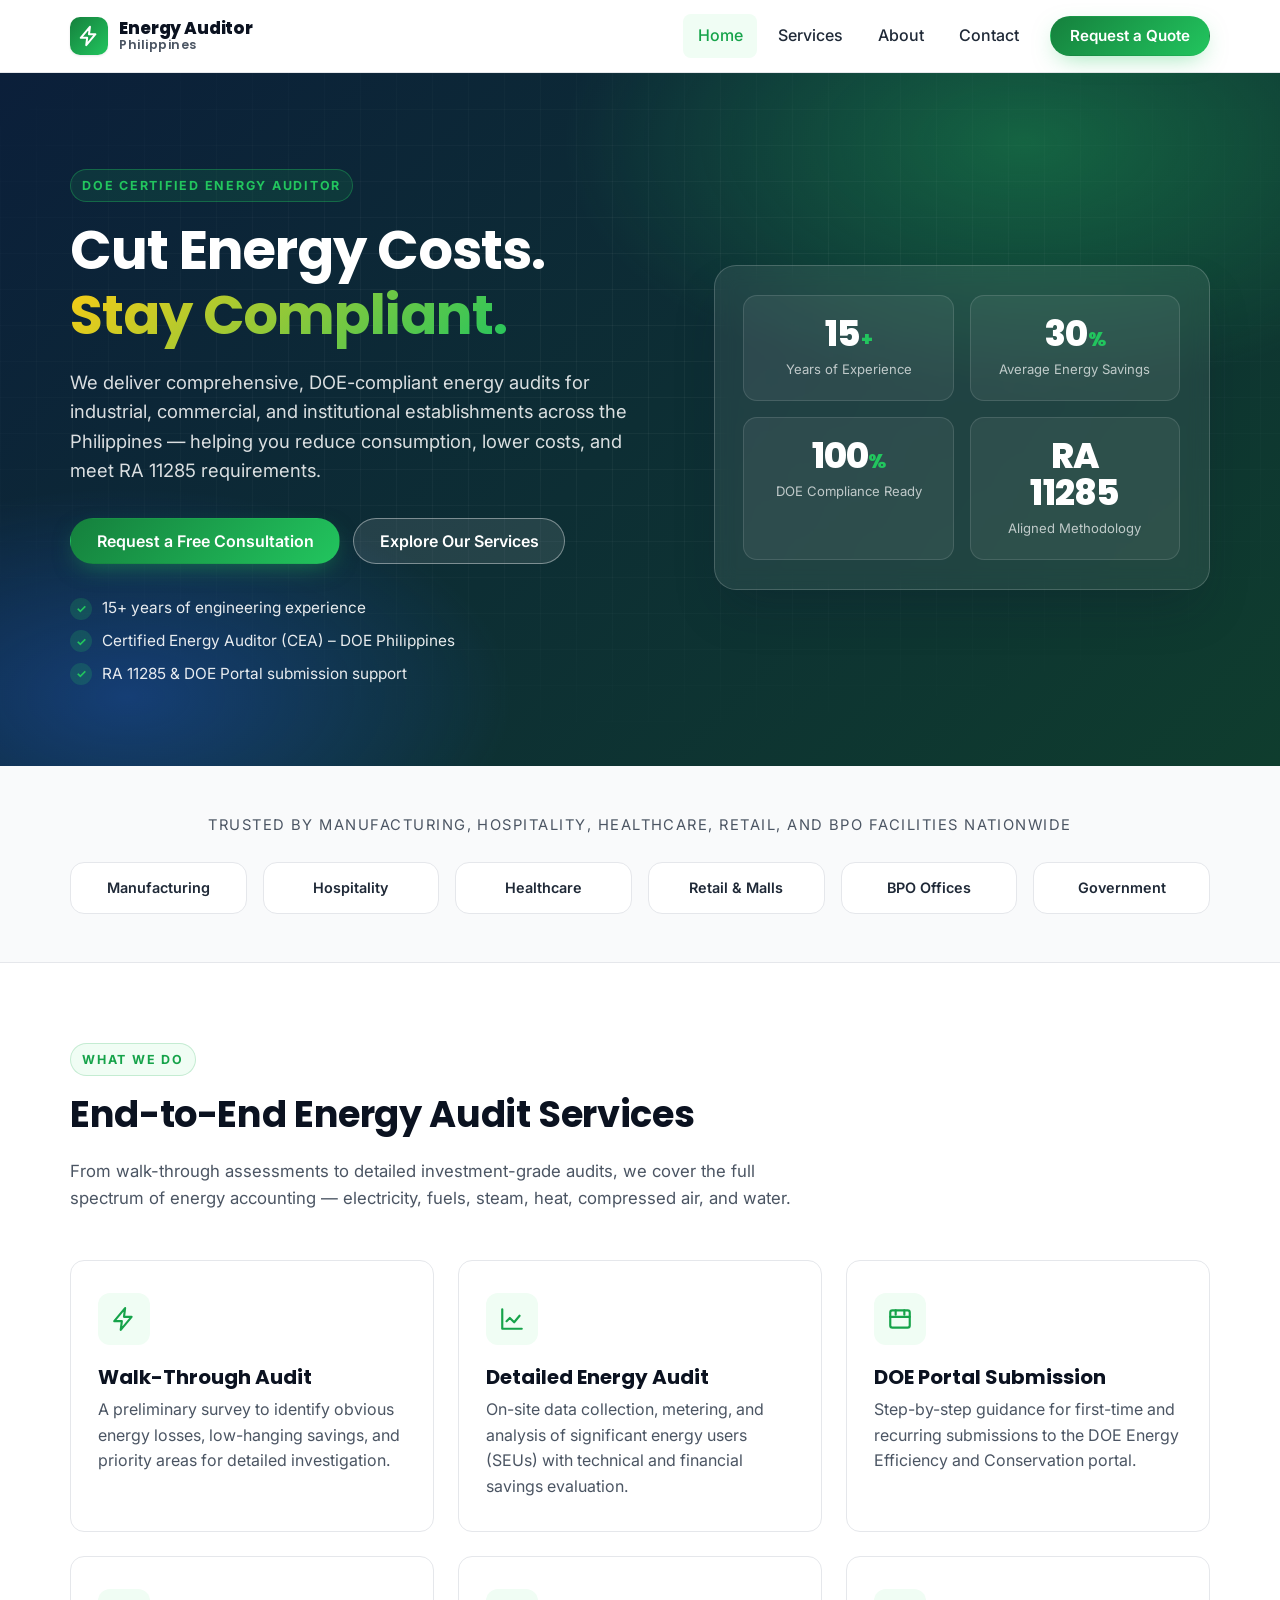
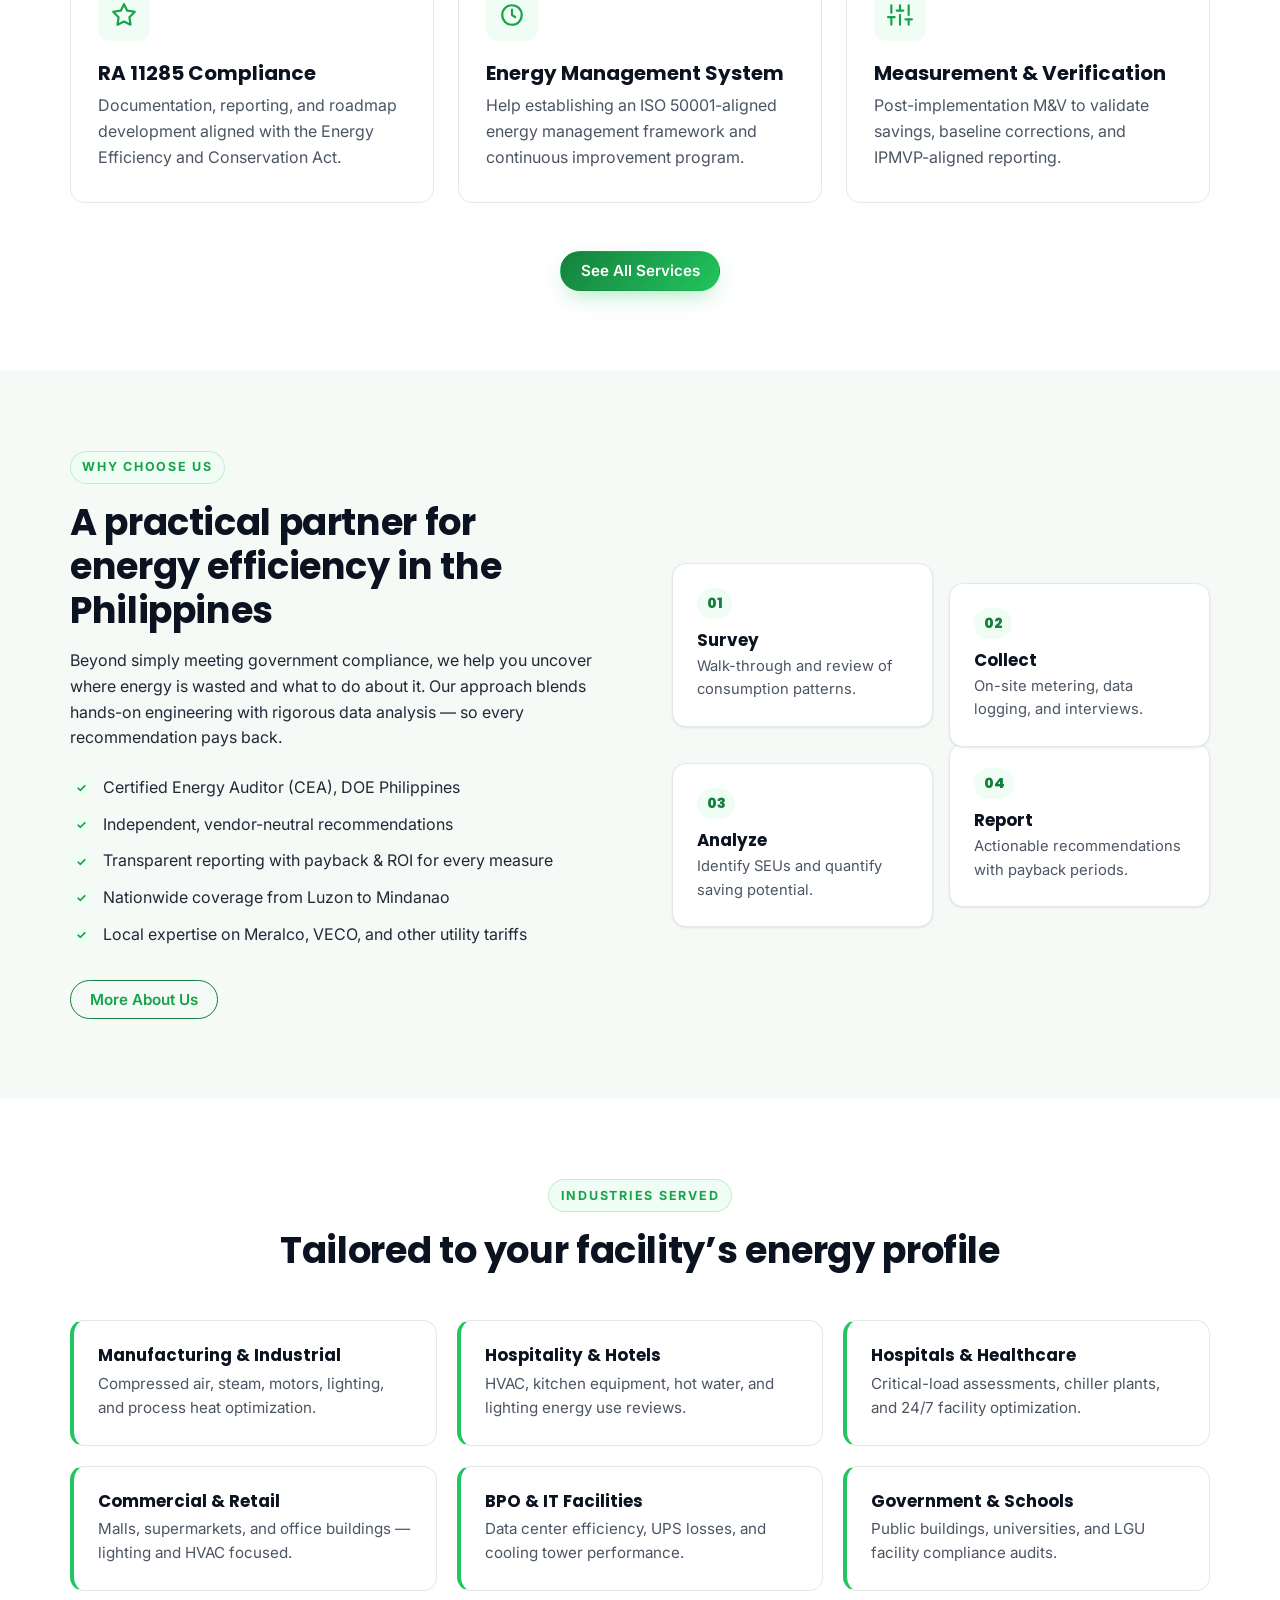
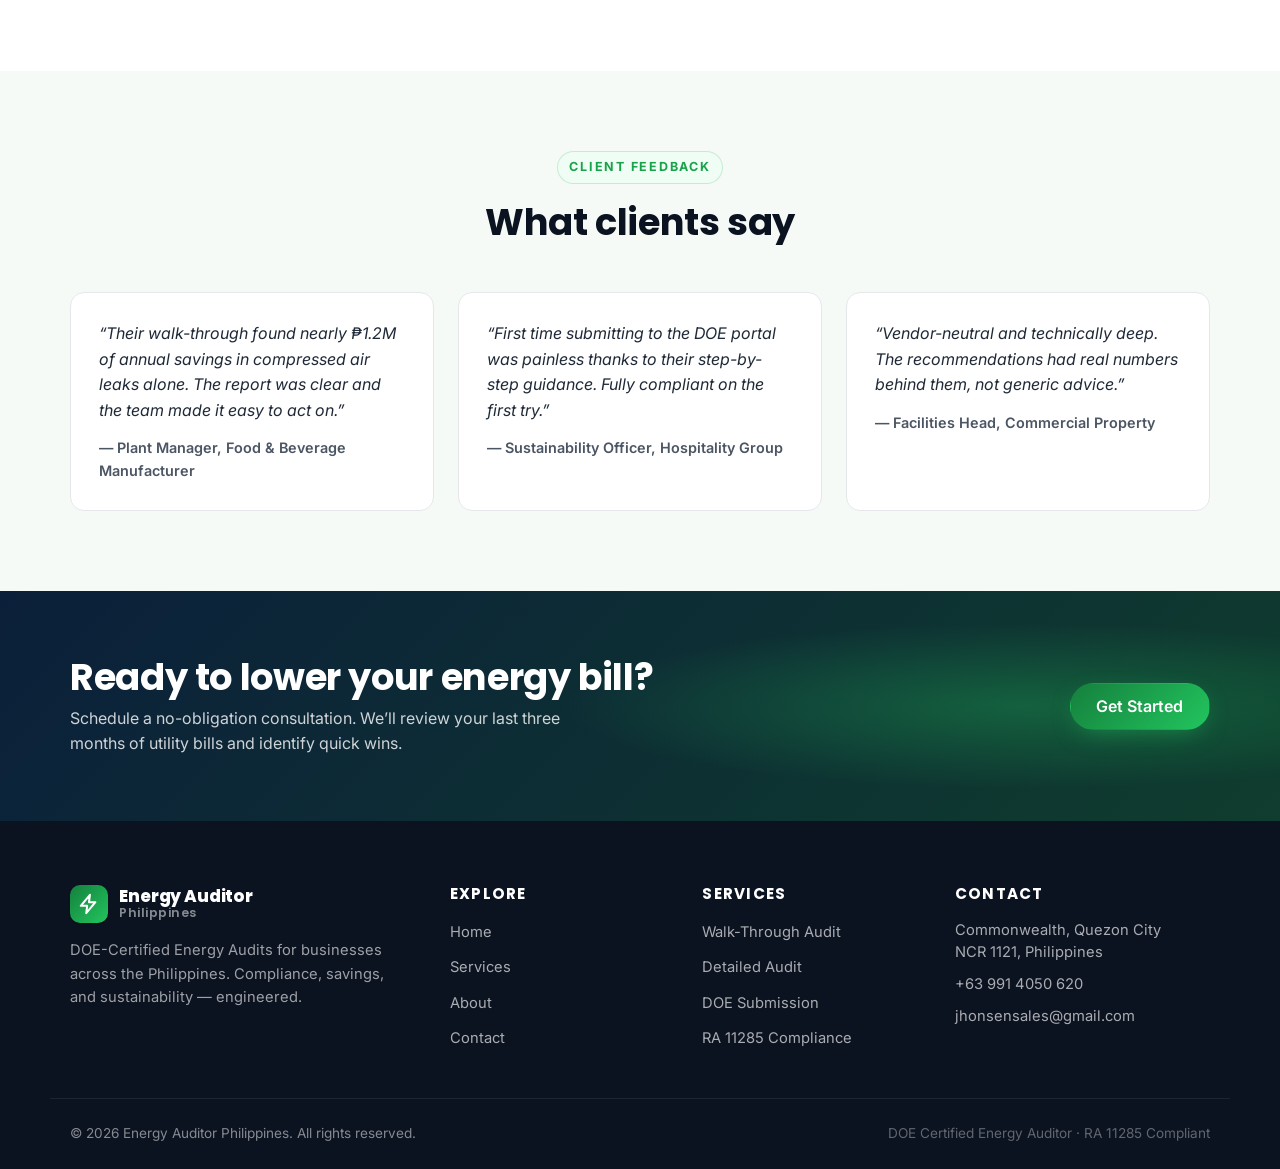
<file: website/index.html>
<!DOCTYPE html>
<html lang="en">
<head>
    <meta charset="UTF-8">
    <meta name="viewport" content="width=device-width, initial-scale=1.0">
    <title>Energy Auditor Philippines | DOE Certified Energy Audits</title>
    <meta name="description" content="Certified Energy Auditor (CEA) in the Philippines. We deliver DOE-compliant energy audits for industrial, commercial, and institutional establishments. RA 11285 ready.">
    <link rel="preconnect" href="https://fonts.googleapis.com">
    <link rel="preconnect" href="https://fonts.gstatic.com" crossorigin>
    <link href="https://fonts.googleapis.com/css2?family=Inter:wght@400;500;600;700;800&family=Poppins:wght@600;700;800&display=swap" rel="stylesheet">
    <link rel="stylesheet" href="css/styles.css">
</head>
<body>
    <header class="site-header" id="siteHeader">
        <div class="container header-inner">
            <a href="index.html" class="brand">
                <span class="brand-mark" aria-hidden="true">
                    <svg viewBox="0 0 24 24" fill="none" stroke="currentColor" stroke-width="2.2" stroke-linecap="round" stroke-linejoin="round"><path d="M13 2L3 14h7l-1 8 10-12h-7l1-8z"/></svg>
                </span>
                <span class="brand-text">
                    <strong>Energy Auditor</strong>
                    <em>Philippines</em>
                </span>
            </a>
            <nav class="nav" id="primaryNav" aria-label="Primary">
                <a href="index.html" class="nav-link active">Home</a>
                <a href="services.html" class="nav-link">Services</a>
                <a href="about.html" class="nav-link">About</a>
                <a href="contact.html" class="nav-link">Contact</a>
                <a href="contact.html" class="btn btn-primary nav-cta">Request a Quote</a>
            </nav>
            <button class="nav-toggle" id="navToggle" aria-label="Toggle navigation" aria-expanded="false" aria-controls="primaryNav">
                <span></span><span></span><span></span>
            </button>
        </div>
    </header>

    <main>
        <section class="hero">
            <div class="hero-bg" aria-hidden="true"></div>
            <div class="container hero-inner">
                <div class="hero-copy">
                    <span class="eyebrow">DOE Certified Energy Auditor</span>
                    <h1>Cut Energy Costs.<br><span class="text-accent">Stay Compliant.</span></h1>
                    <p class="hero-lead">
                        We deliver comprehensive, DOE-compliant energy audits for industrial, commercial, and institutional establishments across the Philippines &mdash; helping you reduce consumption, lower costs, and meet RA 11285 requirements.
                    </p>
                    <div class="hero-actions">
                        <a href="contact.html" class="btn btn-primary btn-lg">Request a Free Consultation</a>
                        <a href="services.html" class="btn btn-ghost btn-lg">Explore Our Services</a>
                    </div>
                    <ul class="hero-points">
                        <li><span class="check" aria-hidden="true">&#10003;</span> 15+ years of engineering experience</li>
                        <li><span class="check" aria-hidden="true">&#10003;</span> Certified Energy Auditor (CEA) &ndash; DOE Philippines</li>
                        <li><span class="check" aria-hidden="true">&#10003;</span> RA 11285 &amp; DOE Portal submission support</li>
                    </ul>
                </div>
                <div class="hero-card" aria-label="Energy savings highlight">
                    <div class="stat-row">
                        <div class="stat">
                            <span class="stat-number">15<small>+</small></span>
                            <span class="stat-label">Years of Experience</span>
                        </div>
                        <div class="stat">
                            <span class="stat-number">30<small>%</small></span>
                            <span class="stat-label">Average Energy Savings</span>
                        </div>
                    </div>
                    <div class="stat-row">
                        <div class="stat">
                            <span class="stat-number">100<small>%</small></span>
                            <span class="stat-label">DOE Compliance Ready</span>
                        </div>
                        <div class="stat">
                            <span class="stat-number">RA<br>11285</span>
                            <span class="stat-label">Aligned Methodology</span>
                        </div>
                    </div>
                </div>
            </div>
        </section>

        <section class="section section-trust">
            <div class="container">
                <p class="trust-lead">Trusted by manufacturing, hospitality, healthcare, retail, and BPO facilities nationwide</p>
                <div class="trust-grid">
                    <div class="trust-item">Manufacturing</div>
                    <div class="trust-item">Hospitality</div>
                    <div class="trust-item">Healthcare</div>
                    <div class="trust-item">Retail &amp; Malls</div>
                    <div class="trust-item">BPO Offices</div>
                    <div class="trust-item">Government</div>
                </div>
            </div>
        </section>

        <section class="section" id="services">
            <div class="container">
                <div class="section-head">
                    <span class="eyebrow">What We Do</span>
                    <h2>End-to-End Energy Audit Services</h2>
                    <p class="section-lead">From walk-through assessments to detailed investment-grade audits, we cover the full spectrum of energy accounting &mdash; electricity, fuels, steam, heat, compressed air, and water.</p>
                </div>
                <div class="cards">
                    <article class="card">
                        <div class="card-icon" aria-hidden="true">
                            <svg viewBox="0 0 24 24" fill="none" stroke="currentColor" stroke-width="2" stroke-linecap="round" stroke-linejoin="round"><path d="M13 2L3 14h7l-1 8 10-12h-7l1-8z"/></svg>
                        </div>
                        <h3>Walk-Through Audit</h3>
                        <p>A preliminary survey to identify obvious energy losses, low-hanging savings, and priority areas for detailed investigation.</p>
                    </article>
                    <article class="card">
                        <div class="card-icon" aria-hidden="true">
                            <svg viewBox="0 0 24 24" fill="none" stroke="currentColor" stroke-width="2" stroke-linecap="round" stroke-linejoin="round"><path d="M3 3v18h18"/><path d="M7 14l3-3 4 4 5-6"/></svg>
                        </div>
                        <h3>Detailed Energy Audit</h3>
                        <p>On-site data collection, metering, and analysis of significant energy users (SEUs) with technical and financial savings evaluation.</p>
                    </article>
                    <article class="card">
                        <div class="card-icon" aria-hidden="true">
                            <svg viewBox="0 0 24 24" fill="none" stroke="currentColor" stroke-width="2" stroke-linecap="round" stroke-linejoin="round"><rect x="3" y="4" width="18" height="16" rx="2"/><path d="M3 10h18"/><path d="M8 4v4"/><path d="M16 4v4"/></svg>
                        </div>
                        <h3>DOE Portal Submission</h3>
                        <p>Step-by-step guidance for first-time and recurring submissions to the DOE Energy Efficiency and Conservation portal.</p>
                    </article>
                    <article class="card">
                        <div class="card-icon" aria-hidden="true">
                            <svg viewBox="0 0 24 24" fill="none" stroke="currentColor" stroke-width="2" stroke-linecap="round" stroke-linejoin="round"><path d="M12 2l3 6 7 1-5 5 1 7-6-3-6 3 1-7-5-5 7-1z"/></svg>
                        </div>
                        <h3>RA 11285 Compliance</h3>
                        <p>Documentation, reporting, and roadmap development aligned with the Energy Efficiency and Conservation Act.</p>
                    </article>
                    <article class="card">
                        <div class="card-icon" aria-hidden="true">
                            <svg viewBox="0 0 24 24" fill="none" stroke="currentColor" stroke-width="2" stroke-linecap="round" stroke-linejoin="round"><circle cx="12" cy="12" r="9"/><path d="M12 7v5l3 2"/></svg>
                        </div>
                        <h3>Energy Management System</h3>
                        <p>Help establishing an ISO 50001-aligned energy management framework and continuous improvement program.</p>
                    </article>
                    <article class="card">
                        <div class="card-icon" aria-hidden="true">
                            <svg viewBox="0 0 24 24" fill="none" stroke="currentColor" stroke-width="2" stroke-linecap="round" stroke-linejoin="round"><path d="M4 21v-7"/><path d="M4 10V3"/><path d="M12 21v-9"/><path d="M12 8V3"/><path d="M20 21v-5"/><path d="M20 12V3"/><path d="M1 14h6"/><path d="M9 8h6"/><path d="M17 16h6"/></svg>
                        </div>
                        <h3>Measurement &amp; Verification</h3>
                        <p>Post-implementation M&amp;V to validate savings, baseline corrections, and IPMVP-aligned reporting.</p>
                    </article>
                </div>
                <div class="section-cta">
                    <a href="services.html" class="btn btn-primary">See All Services</a>
                </div>
            </div>
        </section>

        <section class="section section-alt" id="why">
            <div class="container two-col">
                <div class="two-col-text">
                    <span class="eyebrow">Why Choose Us</span>
                    <h2>A practical partner for energy efficiency in the Philippines</h2>
                    <p>Beyond simply meeting government compliance, we help you uncover where energy is wasted and what to do about it. Our approach blends hands-on engineering with rigorous data analysis &mdash; so every recommendation pays back.</p>
                    <ul class="check-list">
                        <li><span class="check" aria-hidden="true">&#10003;</span> Certified Energy Auditor (CEA), DOE Philippines</li>
                        <li><span class="check" aria-hidden="true">&#10003;</span> Independent, vendor-neutral recommendations</li>
                        <li><span class="check" aria-hidden="true">&#10003;</span> Transparent reporting with payback &amp; ROI for every measure</li>
                        <li><span class="check" aria-hidden="true">&#10003;</span> Nationwide coverage from Luzon to Mindanao</li>
                        <li><span class="check" aria-hidden="true">&#10003;</span> Local expertise on Meralco, VECO, and other utility tariffs</li>
                    </ul>
                    <a href="about.html" class="btn btn-outline">More About Us</a>
                </div>
                <div class="two-col-visual">
                    <div class="visual-grid">
                        <div class="visual-tile tile-1">
                            <span class="tile-number">01</span>
                            <h4>Survey</h4>
                            <p>Walk-through and review of consumption patterns.</p>
                        </div>
                        <div class="visual-tile tile-2">
                            <span class="tile-number">02</span>
                            <h4>Collect</h4>
                            <p>On-site metering, data logging, and interviews.</p>
                        </div>
                        <div class="visual-tile tile-3">
                            <span class="tile-number">03</span>
                            <h4>Analyze</h4>
                            <p>Identify SEUs and quantify saving potential.</p>
                        </div>
                        <div class="visual-tile tile-4">
                            <span class="tile-number">04</span>
                            <h4>Report</h4>
                            <p>Actionable recommendations with payback periods.</p>
                        </div>
                    </div>
                </div>
            </div>
        </section>

        <section class="section" id="industries">
            <div class="container">
                <div class="section-head center">
                    <span class="eyebrow">Industries Served</span>
                    <h2>Tailored to your facility&rsquo;s energy profile</h2>
                </div>
                <div class="industry-grid">
                    <div class="industry">
                        <h4>Manufacturing &amp; Industrial</h4>
                        <p>Compressed air, steam, motors, lighting, and process heat optimization.</p>
                    </div>
                    <div class="industry">
                        <h4>Hospitality &amp; Hotels</h4>
                        <p>HVAC, kitchen equipment, hot water, and lighting energy use reviews.</p>
                    </div>
                    <div class="industry">
                        <h4>Hospitals &amp; Healthcare</h4>
                        <p>Critical-load assessments, chiller plants, and 24/7 facility optimization.</p>
                    </div>
                    <div class="industry">
                        <h4>Commercial &amp; Retail</h4>
                        <p>Malls, supermarkets, and office buildings &mdash; lighting and HVAC focused.</p>
                    </div>
                    <div class="industry">
                        <h4>BPO &amp; IT Facilities</h4>
                        <p>Data center efficiency, UPS losses, and cooling tower performance.</p>
                    </div>
                    <div class="industry">
                        <h4>Government &amp; Schools</h4>
                        <p>Public buildings, universities, and LGU facility compliance audits.</p>
                    </div>
                </div>
            </div>
        </section>

        <section class="section section-alt" id="testimonials">
            <div class="container">
                <div class="section-head center">
                    <span class="eyebrow">Client Feedback</span>
                    <h2>What clients say</h2>
                </div>
                <div class="testimonials">
                    <blockquote class="quote">
                        <p>&ldquo;Their walk-through found nearly &#8369;1.2M of annual savings in compressed air leaks alone. The report was clear and the team made it easy to act on.&rdquo;</p>
                        <footer>&mdash; Plant Manager, Food &amp; Beverage Manufacturer</footer>
                    </blockquote>
                    <blockquote class="quote">
                        <p>&ldquo;First time submitting to the DOE portal was painless thanks to their step-by-step guidance. Fully compliant on the first try.&rdquo;</p>
                        <footer>&mdash; Sustainability Officer, Hospitality Group</footer>
                    </blockquote>
                    <blockquote class="quote">
                        <p>&ldquo;Vendor-neutral and technically deep. The recommendations had real numbers behind them, not generic advice.&rdquo;</p>
                        <footer>&mdash; Facilities Head, Commercial Property</footer>
                    </blockquote>
                </div>
            </div>
        </section>

        <section class="cta-band">
            <div class="container cta-inner">
                <div>
                    <h2>Ready to lower your energy bill?</h2>
                    <p>Schedule a no-obligation consultation. We&rsquo;ll review your last three months of utility bills and identify quick wins.</p>
                </div>
                <a href="contact.html" class="btn btn-primary btn-lg">Get Started</a>
            </div>
        </section>
    </main>

    <footer class="site-footer">
        <div class="container footer-grid">
            <div class="footer-brand">
                <div class="brand brand-footer">
                    <span class="brand-mark" aria-hidden="true">
                        <svg viewBox="0 0 24 24" fill="none" stroke="currentColor" stroke-width="2.2" stroke-linecap="round" stroke-linejoin="round"><path d="M13 2L3 14h7l-1 8 10-12h-7l1-8z"/></svg>
                    </span>
                    <span class="brand-text">
                        <strong>Energy Auditor</strong>
                        <em>Philippines</em>
                    </span>
                </div>
                <p>DOE-Certified Energy Audits for businesses across the Philippines. Compliance, savings, and sustainability &mdash; engineered.</p>
            </div>
            <div>
                <h5>Explore</h5>
                <ul class="footer-links">
                    <li><a href="index.html">Home</a></li>
                    <li><a href="services.html">Services</a></li>
                    <li><a href="about.html">About</a></li>
                    <li><a href="contact.html">Contact</a></li>
                </ul>
            </div>
            <div>
                <h5>Services</h5>
                <ul class="footer-links">
                    <li><a href="services.html">Walk-Through Audit</a></li>
                    <li><a href="services.html">Detailed Audit</a></li>
                    <li><a href="services.html">DOE Submission</a></li>
                    <li><a href="services.html">RA 11285 Compliance</a></li>
                </ul>
            </div>
            <div>
                <h5>Contact</h5>
                <ul class="footer-links contact-list">
                    <li>Commonwealth, Quezon City<br>NCR 1121, Philippines</li>
                    <li><a href="tel:+639914050620">+63 991 4050 620</a></li>
                    <li><a href="mailto:jhonsensales@gmail.com">jhonsensales@gmail.com</a></li>
                </ul>
            </div>
        </div>
        <div class="footer-bottom container">
            <p>&copy; <span id="year"></span> Energy Auditor Philippines. All rights reserved.</p>
            <p class="muted">DOE Certified Energy Auditor &middot; RA 11285 Compliant</p>
        </div>
    </footer>

    <script src="js/main.js"></script>
</body>
</html>
</file>
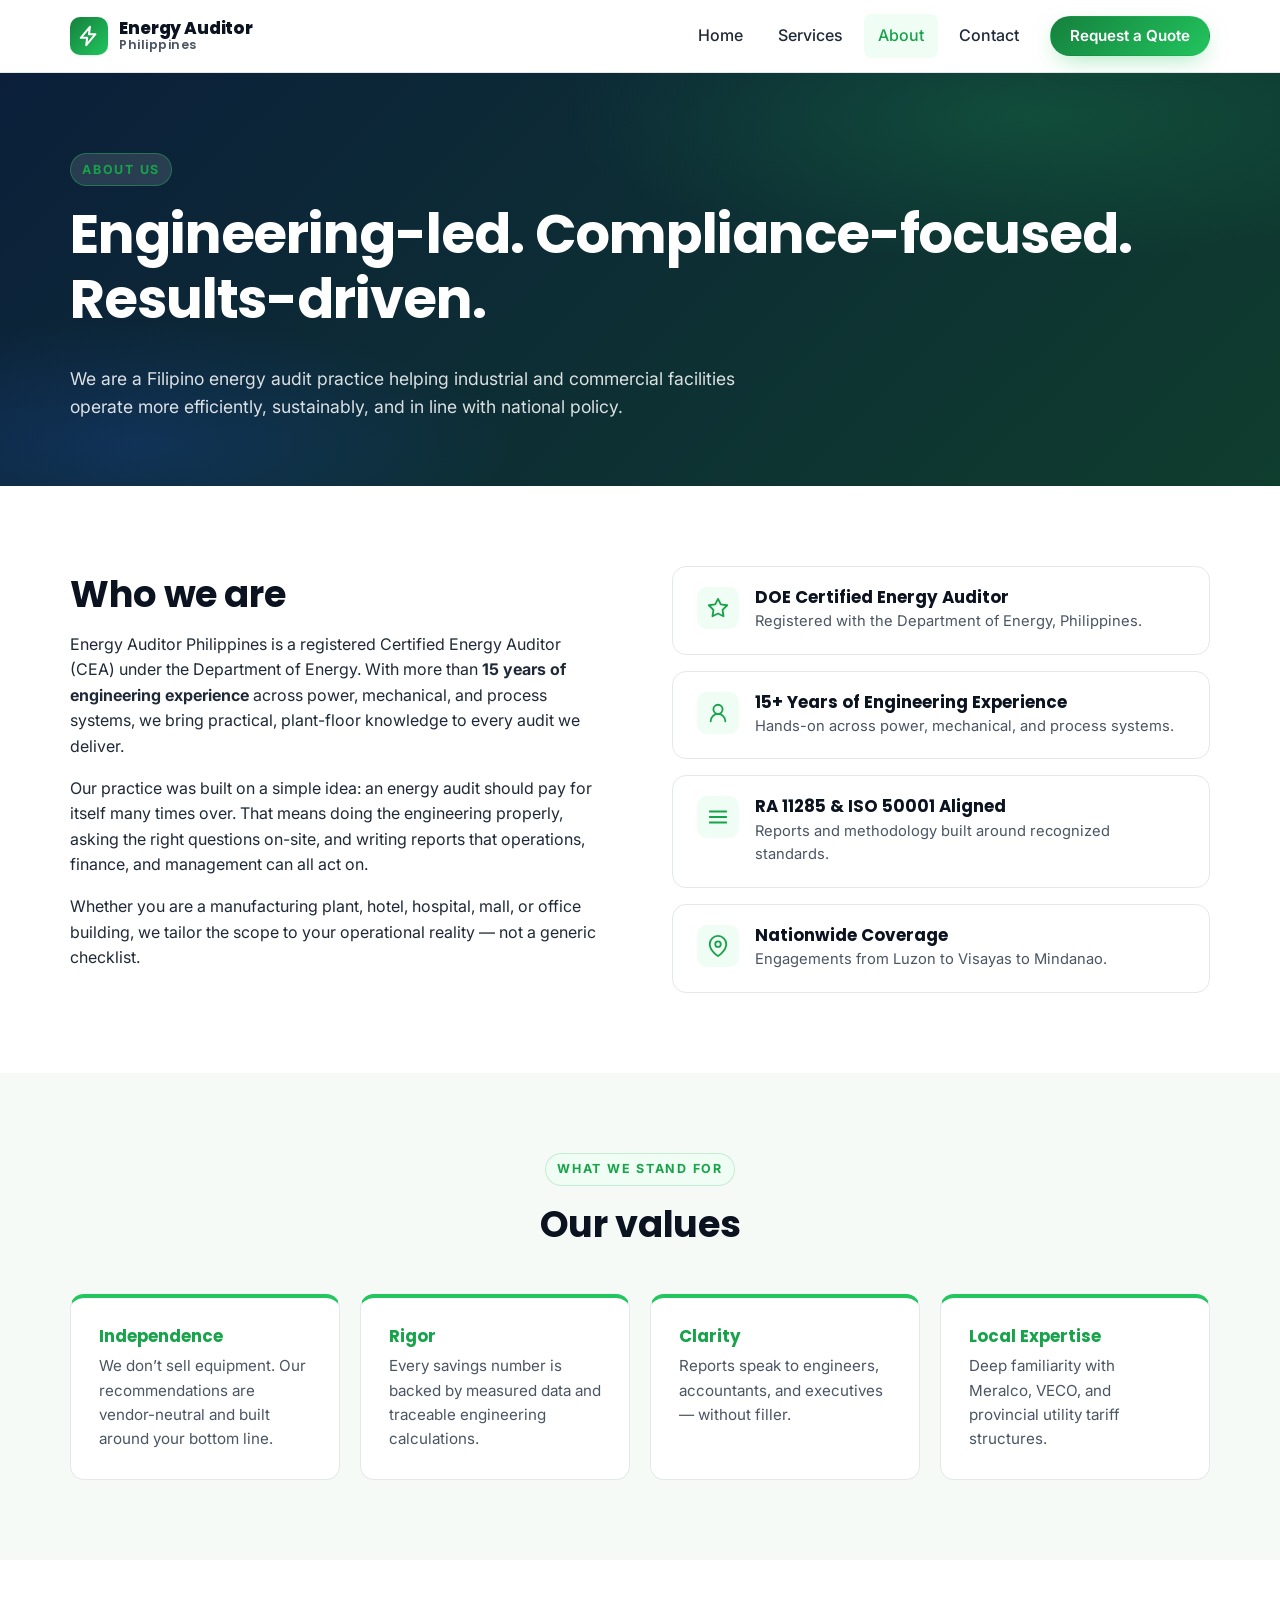
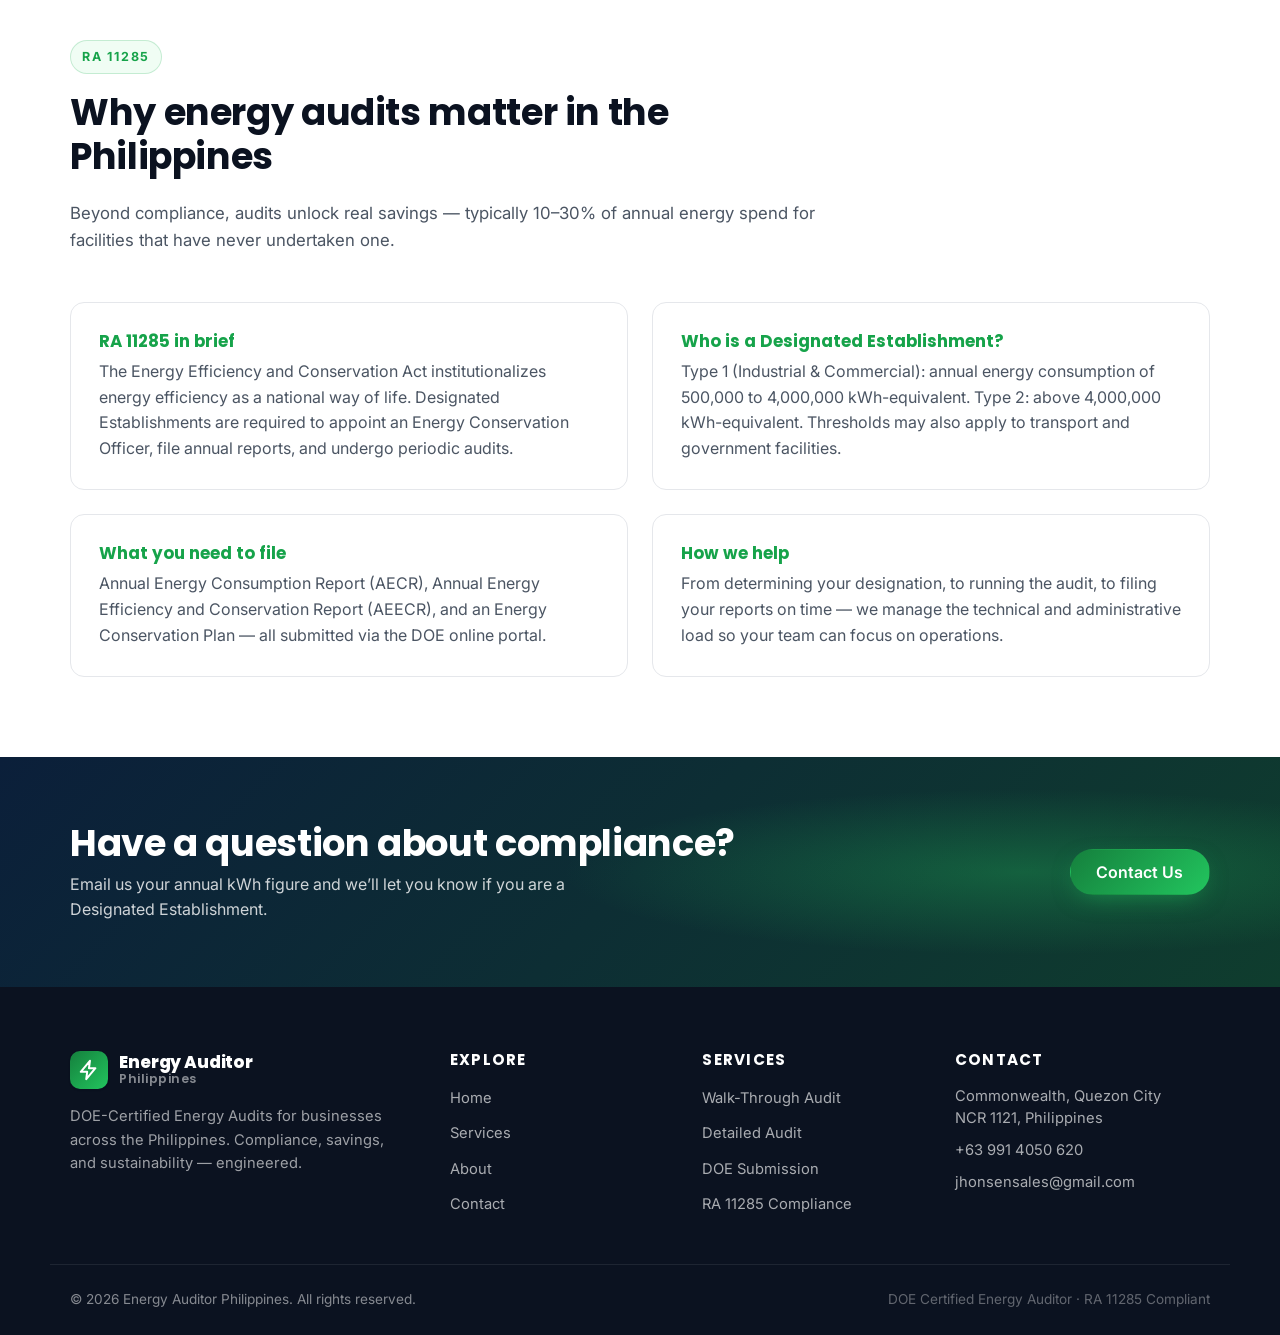
<file: website/about.html>
<!DOCTYPE html>
<html lang="en">
<head>
    <meta charset="UTF-8">
    <meta name="viewport" content="width=device-width, initial-scale=1.0">
    <title>About | Energy Auditor Philippines</title>
    <meta name="description" content="Energy Auditor Philippines is a DOE Certified Energy Auditor with 15+ years of engineering experience helping facilities cut energy costs and stay compliant.">
    <link rel="preconnect" href="https://fonts.googleapis.com">
    <link rel="preconnect" href="https://fonts.gstatic.com" crossorigin>
    <link href="https://fonts.googleapis.com/css2?family=Inter:wght@400;500;600;700;800&family=Poppins:wght@600;700;800&display=swap" rel="stylesheet">
    <link rel="stylesheet" href="css/styles.css">
</head>
<body>
    <header class="site-header" id="siteHeader">
        <div class="container header-inner">
            <a href="index.html" class="brand">
                <span class="brand-mark" aria-hidden="true">
                    <svg viewBox="0 0 24 24" fill="none" stroke="currentColor" stroke-width="2.2" stroke-linecap="round" stroke-linejoin="round"><path d="M13 2L3 14h7l-1 8 10-12h-7l1-8z"/></svg>
                </span>
                <span class="brand-text">
                    <strong>Energy Auditor</strong>
                    <em>Philippines</em>
                </span>
            </a>
            <nav class="nav" id="primaryNav" aria-label="Primary">
                <a href="index.html" class="nav-link">Home</a>
                <a href="services.html" class="nav-link">Services</a>
                <a href="about.html" class="nav-link active">About</a>
                <a href="contact.html" class="nav-link">Contact</a>
                <a href="contact.html" class="btn btn-primary nav-cta">Request a Quote</a>
            </nav>
            <button class="nav-toggle" id="navToggle" aria-label="Toggle navigation" aria-expanded="false" aria-controls="primaryNav">
                <span></span><span></span><span></span>
            </button>
        </div>
    </header>

    <main>
        <section class="page-hero">
            <div class="container">
                <span class="eyebrow">About Us</span>
                <h1>Engineering-led. Compliance-focused. Results-driven.</h1>
                <p class="page-lead">We are a Filipino energy audit practice helping industrial and commercial facilities operate more efficiently, sustainably, and in line with national policy.</p>
            </div>
        </section>

        <section class="section">
            <div class="container two-col">
                <div class="two-col-text">
                    <h2>Who we are</h2>
                    <p>Energy Auditor Philippines is a registered Certified Energy Auditor (CEA) under the Department of Energy. With more than <strong>15 years of engineering experience</strong> across power, mechanical, and process systems, we bring practical, plant-floor knowledge to every audit we deliver.</p>
                    <p>Our practice was built on a simple idea: an energy audit should pay for itself many times over. That means doing the engineering properly, asking the right questions on-site, and writing reports that operations, finance, and management can all act on.</p>
                    <p>Whether you are a manufacturing plant, hotel, hospital, mall, or office building, we tailor the scope to your operational reality &mdash; not a generic checklist.</p>
                </div>
                <div class="two-col-visual">
                    <div class="credentials">
                        <div class="cred">
                            <div class="cred-icon" aria-hidden="true">
                                <svg viewBox="0 0 24 24" fill="none" stroke="currentColor" stroke-width="2" stroke-linecap="round" stroke-linejoin="round"><path d="M12 2l3 6 7 1-5 5 1 7-6-3-6 3 1-7-5-5 7-1z"/></svg>
                            </div>
                            <div>
                                <h4>DOE Certified Energy Auditor</h4>
                                <p>Registered with the Department of Energy, Philippines.</p>
                            </div>
                        </div>
                        <div class="cred">
                            <div class="cred-icon" aria-hidden="true">
                                <svg viewBox="0 0 24 24" fill="none" stroke="currentColor" stroke-width="2" stroke-linecap="round" stroke-linejoin="round"><circle cx="12" cy="8" r="5"/><path d="M20 21a8 8 0 0 0-16 0"/></svg>
                            </div>
                            <div>
                                <h4>15+ Years of Engineering Experience</h4>
                                <p>Hands-on across power, mechanical, and process systems.</p>
                            </div>
                        </div>
                        <div class="cred">
                            <div class="cred-icon" aria-hidden="true">
                                <svg viewBox="0 0 24 24" fill="none" stroke="currentColor" stroke-width="2" stroke-linecap="round" stroke-linejoin="round"><path d="M3 12h18"/><path d="M3 6h18"/><path d="M3 18h18"/></svg>
                            </div>
                            <div>
                                <h4>RA 11285 &amp; ISO 50001 Aligned</h4>
                                <p>Reports and methodology built around recognized standards.</p>
                            </div>
                        </div>
                        <div class="cred">
                            <div class="cred-icon" aria-hidden="true">
                                <svg viewBox="0 0 24 24" fill="none" stroke="currentColor" stroke-width="2" stroke-linecap="round" stroke-linejoin="round"><path d="M21 10c0 7-9 13-9 13s-9-6-9-13a9 9 0 0 1 18 0z"/><circle cx="12" cy="10" r="3"/></svg>
                            </div>
                            <div>
                                <h4>Nationwide Coverage</h4>
                                <p>Engagements from Luzon to Visayas to Mindanao.</p>
                            </div>
                        </div>
                    </div>
                </div>
            </div>
        </section>

        <section class="section section-alt">
            <div class="container">
                <div class="section-head center">
                    <span class="eyebrow">What We Stand For</span>
                    <h2>Our values</h2>
                </div>
                <div class="values">
                    <div class="value">
                        <h4>Independence</h4>
                        <p>We don&rsquo;t sell equipment. Our recommendations are vendor-neutral and built around your bottom line.</p>
                    </div>
                    <div class="value">
                        <h4>Rigor</h4>
                        <p>Every savings number is backed by measured data and traceable engineering calculations.</p>
                    </div>
                    <div class="value">
                        <h4>Clarity</h4>
                        <p>Reports speak to engineers, accountants, and executives &mdash; without filler.</p>
                    </div>
                    <div class="value">
                        <h4>Local Expertise</h4>
                        <p>Deep familiarity with Meralco, VECO, and provincial utility tariff structures.</p>
                    </div>
                </div>
            </div>
        </section>

        <section class="section">
            <div class="container">
                <div class="section-head">
                    <span class="eyebrow">RA 11285</span>
                    <h2>Why energy audits matter in the Philippines</h2>
                    <p class="section-lead">Beyond compliance, audits unlock real savings &mdash; typically 10&ndash;30% of annual energy spend for facilities that have never undertaken one.</p>
                </div>
                <div class="info-grid">
                    <div class="info-card">
                        <h4>RA 11285 in brief</h4>
                        <p>The Energy Efficiency and Conservation Act institutionalizes energy efficiency as a national way of life. Designated Establishments are required to appoint an Energy Conservation Officer, file annual reports, and undergo periodic audits.</p>
                    </div>
                    <div class="info-card">
                        <h4>Who is a Designated Establishment?</h4>
                        <p>Type 1 (Industrial &amp; Commercial): annual energy consumption of 500,000 to 4,000,000 kWh-equivalent. Type 2: above 4,000,000 kWh-equivalent. Thresholds may also apply to transport and government facilities.</p>
                    </div>
                    <div class="info-card">
                        <h4>What you need to file</h4>
                        <p>Annual Energy Consumption Report (AECR), Annual Energy Efficiency and Conservation Report (AEECR), and an Energy Conservation Plan &mdash; all submitted via the DOE online portal.</p>
                    </div>
                    <div class="info-card">
                        <h4>How we help</h4>
                        <p>From determining your designation, to running the audit, to filing your reports on time &mdash; we manage the technical and administrative load so your team can focus on operations.</p>
                    </div>
                </div>
            </div>
        </section>

        <section class="cta-band">
            <div class="container cta-inner">
                <div>
                    <h2>Have a question about compliance?</h2>
                    <p>Email us your annual kWh figure and we&rsquo;ll let you know if you are a Designated Establishment.</p>
                </div>
                <a href="contact.html" class="btn btn-primary btn-lg">Contact Us</a>
            </div>
        </section>
    </main>

    <footer class="site-footer">
        <div class="container footer-grid">
            <div class="footer-brand">
                <div class="brand brand-footer">
                    <span class="brand-mark" aria-hidden="true">
                        <svg viewBox="0 0 24 24" fill="none" stroke="currentColor" stroke-width="2.2" stroke-linecap="round" stroke-linejoin="round"><path d="M13 2L3 14h7l-1 8 10-12h-7l1-8z"/></svg>
                    </span>
                    <span class="brand-text">
                        <strong>Energy Auditor</strong>
                        <em>Philippines</em>
                    </span>
                </div>
                <p>DOE-Certified Energy Audits for businesses across the Philippines. Compliance, savings, and sustainability &mdash; engineered.</p>
            </div>
            <div>
                <h5>Explore</h5>
                <ul class="footer-links">
                    <li><a href="index.html">Home</a></li>
                    <li><a href="services.html">Services</a></li>
                    <li><a href="about.html">About</a></li>
                    <li><a href="contact.html">Contact</a></li>
                </ul>
            </div>
            <div>
                <h5>Services</h5>
                <ul class="footer-links">
                    <li><a href="services.html">Walk-Through Audit</a></li>
                    <li><a href="services.html">Detailed Audit</a></li>
                    <li><a href="services.html">DOE Submission</a></li>
                    <li><a href="services.html">RA 11285 Compliance</a></li>
                </ul>
            </div>
            <div>
                <h5>Contact</h5>
                <ul class="footer-links contact-list">
                    <li>Commonwealth, Quezon City<br>NCR 1121, Philippines</li>
                    <li><a href="tel:+639914050620">+63 991 4050 620</a></li>
                    <li><a href="mailto:jhonsensales@gmail.com">jhonsensales@gmail.com</a></li>
                </ul>
            </div>
        </div>
        <div class="footer-bottom container">
            <p>&copy; <span id="year"></span> Energy Auditor Philippines. All rights reserved.</p>
            <p class="muted">DOE Certified Energy Auditor &middot; RA 11285 Compliant</p>
        </div>
    </footer>

    <script src="js/main.js"></script>
</body>
</html>
</file>
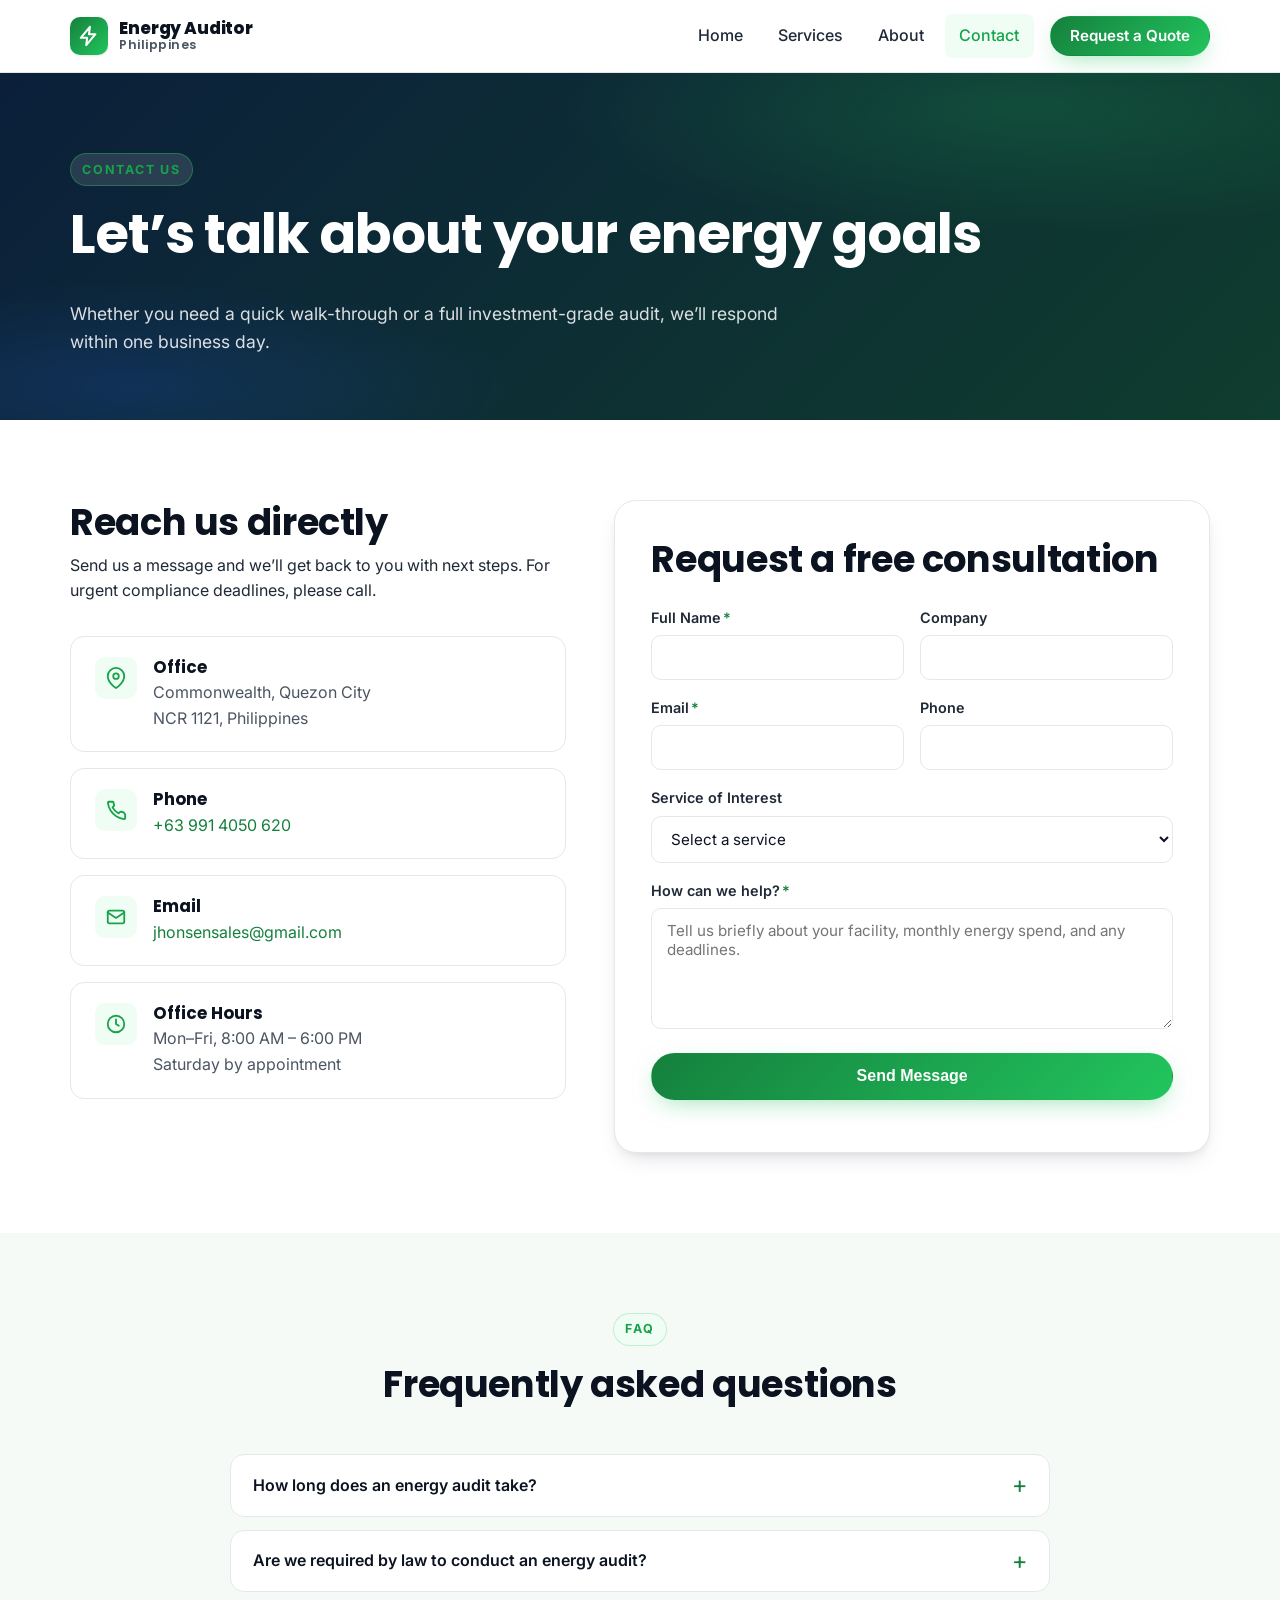
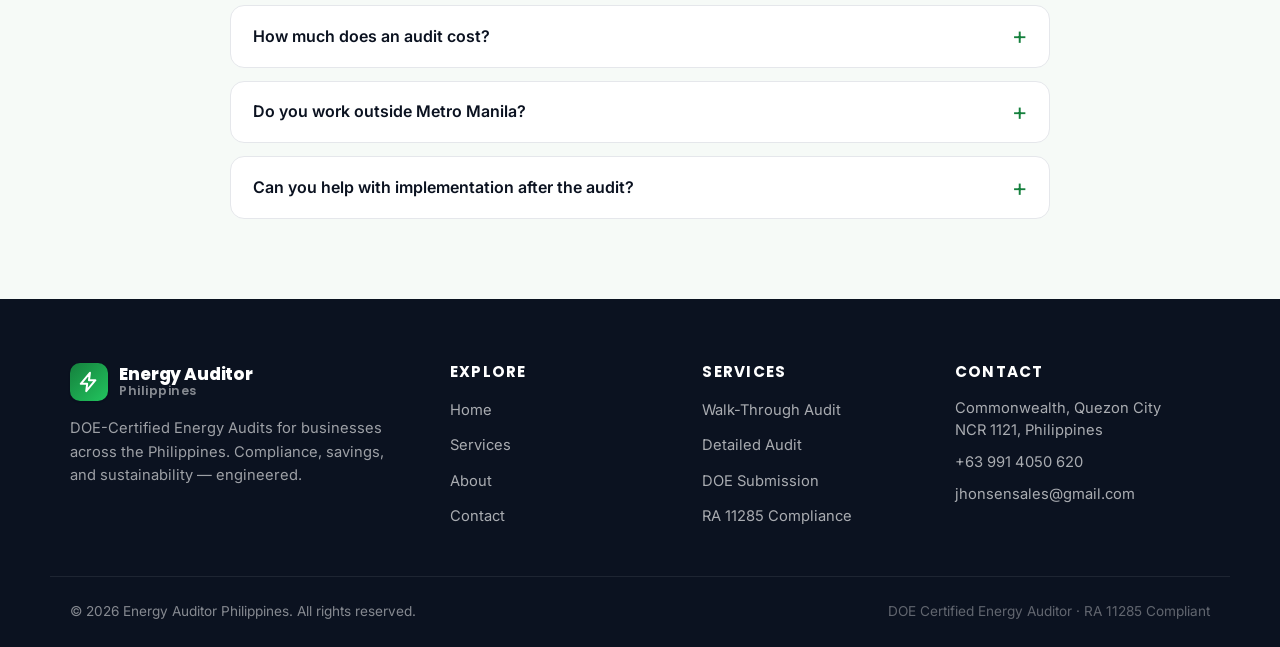
<file: website/contact.html>
<!DOCTYPE html>
<html lang="en">
<head>
    <meta charset="UTF-8">
    <meta name="viewport" content="width=device-width, initial-scale=1.0">
    <title>Contact | Energy Auditor Philippines</title>
    <meta name="description" content="Get in touch with Energy Auditor Philippines for a free consultation. Call +63 991 4050 620 or email jhonsensales@gmail.com.">
    <link rel="preconnect" href="https://fonts.googleapis.com">
    <link rel="preconnect" href="https://fonts.gstatic.com" crossorigin>
    <link href="https://fonts.googleapis.com/css2?family=Inter:wght@400;500;600;700;800&family=Poppins:wght@600;700;800&display=swap" rel="stylesheet">
    <link rel="stylesheet" href="css/styles.css">
</head>
<body>
    <header class="site-header" id="siteHeader">
        <div class="container header-inner">
            <a href="index.html" class="brand">
                <span class="brand-mark" aria-hidden="true">
                    <svg viewBox="0 0 24 24" fill="none" stroke="currentColor" stroke-width="2.2" stroke-linecap="round" stroke-linejoin="round"><path d="M13 2L3 14h7l-1 8 10-12h-7l1-8z"/></svg>
                </span>
                <span class="brand-text">
                    <strong>Energy Auditor</strong>
                    <em>Philippines</em>
                </span>
            </a>
            <nav class="nav" id="primaryNav" aria-label="Primary">
                <a href="index.html" class="nav-link">Home</a>
                <a href="services.html" class="nav-link">Services</a>
                <a href="about.html" class="nav-link">About</a>
                <a href="contact.html" class="nav-link active">Contact</a>
                <a href="contact.html" class="btn btn-primary nav-cta">Request a Quote</a>
            </nav>
            <button class="nav-toggle" id="navToggle" aria-label="Toggle navigation" aria-expanded="false" aria-controls="primaryNav">
                <span></span><span></span><span></span>
            </button>
        </div>
    </header>

    <main>
        <section class="page-hero">
            <div class="container">
                <span class="eyebrow">Contact Us</span>
                <h1>Let&rsquo;s talk about your energy goals</h1>
                <p class="page-lead">Whether you need a quick walk-through or a full investment-grade audit, we&rsquo;ll respond within one business day.</p>
            </div>
        </section>

        <section class="section">
            <div class="container contact-grid">
                <div class="contact-info">
                    <h2>Reach us directly</h2>
                    <p>Send us a message and we&rsquo;ll get back to you with next steps. For urgent compliance deadlines, please call.</p>
                    <ul class="contact-cards">
                        <li>
                            <span class="contact-icon" aria-hidden="true">
                                <svg viewBox="0 0 24 24" fill="none" stroke="currentColor" stroke-width="2" stroke-linecap="round" stroke-linejoin="round"><path d="M21 10c0 7-9 13-9 13s-9-6-9-13a9 9 0 0 1 18 0z"/><circle cx="12" cy="10" r="3"/></svg>
                            </span>
                            <div>
                                <h4>Office</h4>
                                <p>Commonwealth, Quezon City<br>NCR 1121, Philippines</p>
                            </div>
                        </li>
                        <li>
                            <span class="contact-icon" aria-hidden="true">
                                <svg viewBox="0 0 24 24" fill="none" stroke="currentColor" stroke-width="2" stroke-linecap="round" stroke-linejoin="round"><path d="M22 16.92V21a1 1 0 0 1-1.09 1 19.79 19.79 0 0 1-8.63-3.07 19.5 19.5 0 0 1-6-6A19.79 19.79 0 0 1 3.18 4.09 1 1 0 0 1 4.17 3h4.09a1 1 0 0 1 1 .75c.13.94.36 1.86.7 2.74a1 1 0 0 1-.22 1L8.21 9.21a16 16 0 0 0 6.58 6.58l1.72-1.72a1 1 0 0 1 1-.22c.88.34 1.8.57 2.74.7a1 1 0 0 1 .75 1z"/></svg>
                            </span>
                            <div>
                                <h4>Phone</h4>
                                <p><a href="tel:+639914050620">+63 991 4050 620</a></p>
                            </div>
                        </li>
                        <li>
                            <span class="contact-icon" aria-hidden="true">
                                <svg viewBox="0 0 24 24" fill="none" stroke="currentColor" stroke-width="2" stroke-linecap="round" stroke-linejoin="round"><rect x="3" y="5" width="18" height="14" rx="2"/><path d="M3 7l9 6 9-6"/></svg>
                            </span>
                            <div>
                                <h4>Email</h4>
                                <p><a href="mailto:jhonsensales@gmail.com">jhonsensales@gmail.com</a></p>
                            </div>
                        </li>
                        <li>
                            <span class="contact-icon" aria-hidden="true">
                                <svg viewBox="0 0 24 24" fill="none" stroke="currentColor" stroke-width="2" stroke-linecap="round" stroke-linejoin="round"><circle cx="12" cy="12" r="9"/><path d="M12 7v5l3 2"/></svg>
                            </span>
                            <div>
                                <h4>Office Hours</h4>
                                <p>Mon&ndash;Fri, 8:00 AM &ndash; 6:00 PM<br>Saturday by appointment</p>
                            </div>
                        </li>
                    </ul>
                </div>

                <div class="contact-form-wrap">
                    <form class="contact-form" id="contactForm" novalidate>
                        <h2>Request a free consultation</h2>
                        <div class="field-row">
                            <div class="field">
                                <label for="name">Full Name<span class="req">*</span></label>
                                <input type="text" id="name" name="name" required autocomplete="name">
                            </div>
                            <div class="field">
                                <label for="company">Company</label>
                                <input type="text" id="company" name="company" autocomplete="organization">
                            </div>
                        </div>
                        <div class="field-row">
                            <div class="field">
                                <label for="email">Email<span class="req">*</span></label>
                                <input type="email" id="email" name="email" required autocomplete="email">
                            </div>
                            <div class="field">
                                <label for="phone">Phone</label>
                                <input type="tel" id="phone" name="phone" autocomplete="tel">
                            </div>
                        </div>
                        <div class="field">
                            <label for="service">Service of Interest</label>
                            <select id="service" name="service">
                                <option value="">Select a service</option>
                                <option>Walk-Through Energy Audit</option>
                                <option>Detailed (Investment-Grade) Audit</option>
                                <option>DOE Portal Submission</option>
                                <option>RA 11285 Compliance Advisory</option>
                                <option>Measurement &amp; Verification</option>
                                <option>Energy Management System (ISO 50001)</option>
                                <option>Not sure yet</option>
                            </select>
                        </div>
                        <div class="field">
                            <label for="message">How can we help?<span class="req">*</span></label>
                            <textarea id="message" name="message" rows="5" required placeholder="Tell us briefly about your facility, monthly energy spend, and any deadlines."></textarea>
                        </div>
                        <button type="submit" class="btn btn-primary btn-lg btn-block">Send Message</button>
                        <p class="form-note" id="formNote" role="status" aria-live="polite"></p>
                    </form>
                </div>
            </div>
        </section>

        <section class="section section-alt">
            <div class="container">
                <div class="section-head center">
                    <span class="eyebrow">FAQ</span>
                    <h2>Frequently asked questions</h2>
                </div>
                <div class="faq">
                    <details>
                        <summary>How long does an energy audit take?</summary>
                        <p>A walk-through audit typically takes 1&ndash;3 days on-site, with a report delivered within 2 weeks. A detailed investment-grade audit ranges from 3&ndash;8 weeks end-to-end depending on facility complexity.</p>
                    </details>
                    <details>
                        <summary>Are we required by law to conduct an energy audit?</summary>
                        <p>If your annual energy consumption qualifies you as a Designated Establishment under RA 11285, yes &mdash; periodic audits and annual reports to the DOE are mandatory.</p>
                    </details>
                    <details>
                        <summary>How much does an audit cost?</summary>
                        <p>Cost depends on facility size, complexity, and audit depth. We provide fixed-fee proposals after a free 30-minute consultation. Most audits pay for themselves within the first year of implementation.</p>
                    </details>
                    <details>
                        <summary>Do you work outside Metro Manila?</summary>
                        <p>Yes. We handle engagements nationwide &mdash; from Luzon to Visayas to Mindanao.</p>
                    </details>
                    <details>
                        <summary>Can you help with implementation after the audit?</summary>
                        <p>Absolutely. We support tender preparation, vendor evaluation, and Measurement &amp; Verification (M&amp;V) after measures are implemented &mdash; though we remain independent and do not sell equipment.</p>
                    </details>
                </div>
            </div>
        </section>
    </main>

    <footer class="site-footer">
        <div class="container footer-grid">
            <div class="footer-brand">
                <div class="brand brand-footer">
                    <span class="brand-mark" aria-hidden="true">
                        <svg viewBox="0 0 24 24" fill="none" stroke="currentColor" stroke-width="2.2" stroke-linecap="round" stroke-linejoin="round"><path d="M13 2L3 14h7l-1 8 10-12h-7l1-8z"/></svg>
                    </span>
                    <span class="brand-text">
                        <strong>Energy Auditor</strong>
                        <em>Philippines</em>
                    </span>
                </div>
                <p>DOE-Certified Energy Audits for businesses across the Philippines. Compliance, savings, and sustainability &mdash; engineered.</p>
            </div>
            <div>
                <h5>Explore</h5>
                <ul class="footer-links">
                    <li><a href="index.html">Home</a></li>
                    <li><a href="services.html">Services</a></li>
                    <li><a href="about.html">About</a></li>
                    <li><a href="contact.html">Contact</a></li>
                </ul>
            </div>
            <div>
                <h5>Services</h5>
                <ul class="footer-links">
                    <li><a href="services.html">Walk-Through Audit</a></li>
                    <li><a href="services.html">Detailed Audit</a></li>
                    <li><a href="services.html">DOE Submission</a></li>
                    <li><a href="services.html">RA 11285 Compliance</a></li>
                </ul>
            </div>
            <div>
                <h5>Contact</h5>
                <ul class="footer-links contact-list">
                    <li>Commonwealth, Quezon City<br>NCR 1121, Philippines</li>
                    <li><a href="tel:+639914050620">+63 991 4050 620</a></li>
                    <li><a href="mailto:jhonsensales@gmail.com">jhonsensales@gmail.com</a></li>
                </ul>
            </div>
        </div>
        <div class="footer-bottom container">
            <p>&copy; <span id="year"></span> Energy Auditor Philippines. All rights reserved.</p>
            <p class="muted">DOE Certified Energy Auditor &middot; RA 11285 Compliant</p>
        </div>
    </footer>

    <script src="js/main.js"></script>
</body>
</html>
</file>
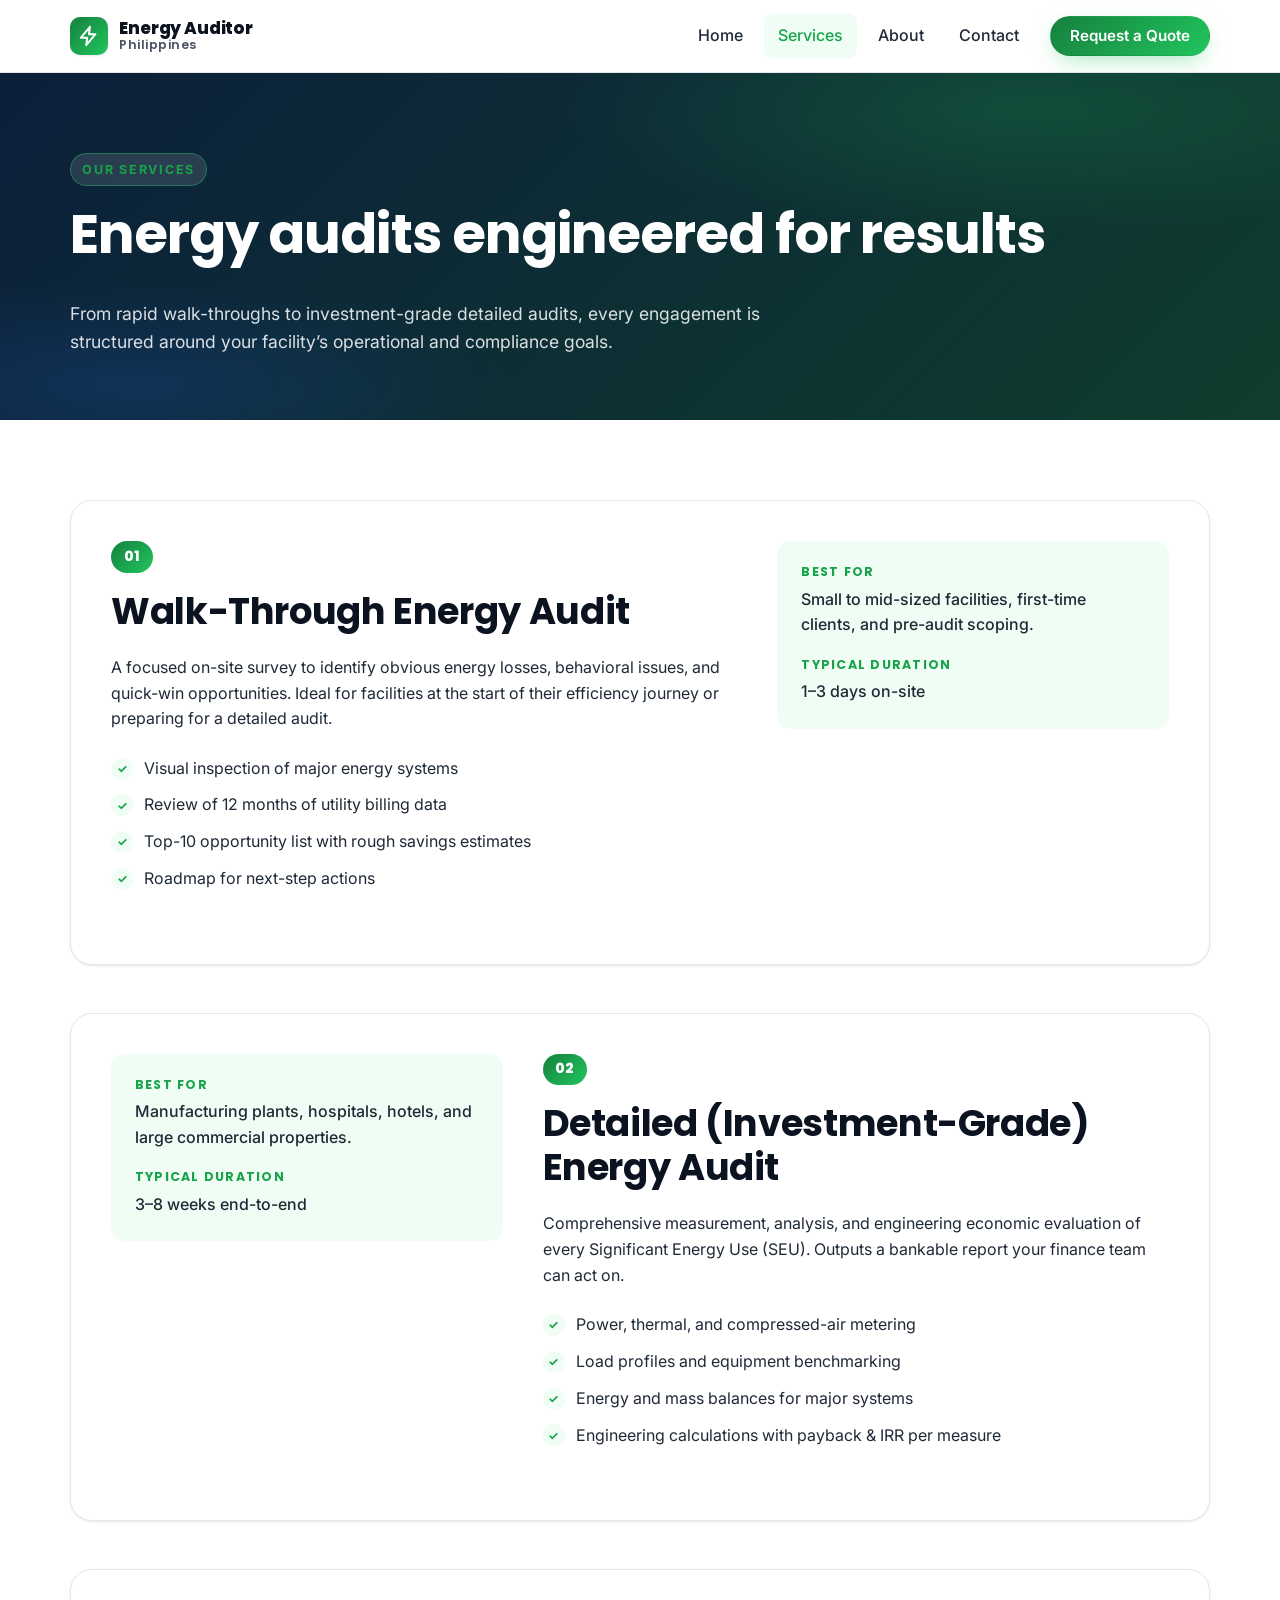
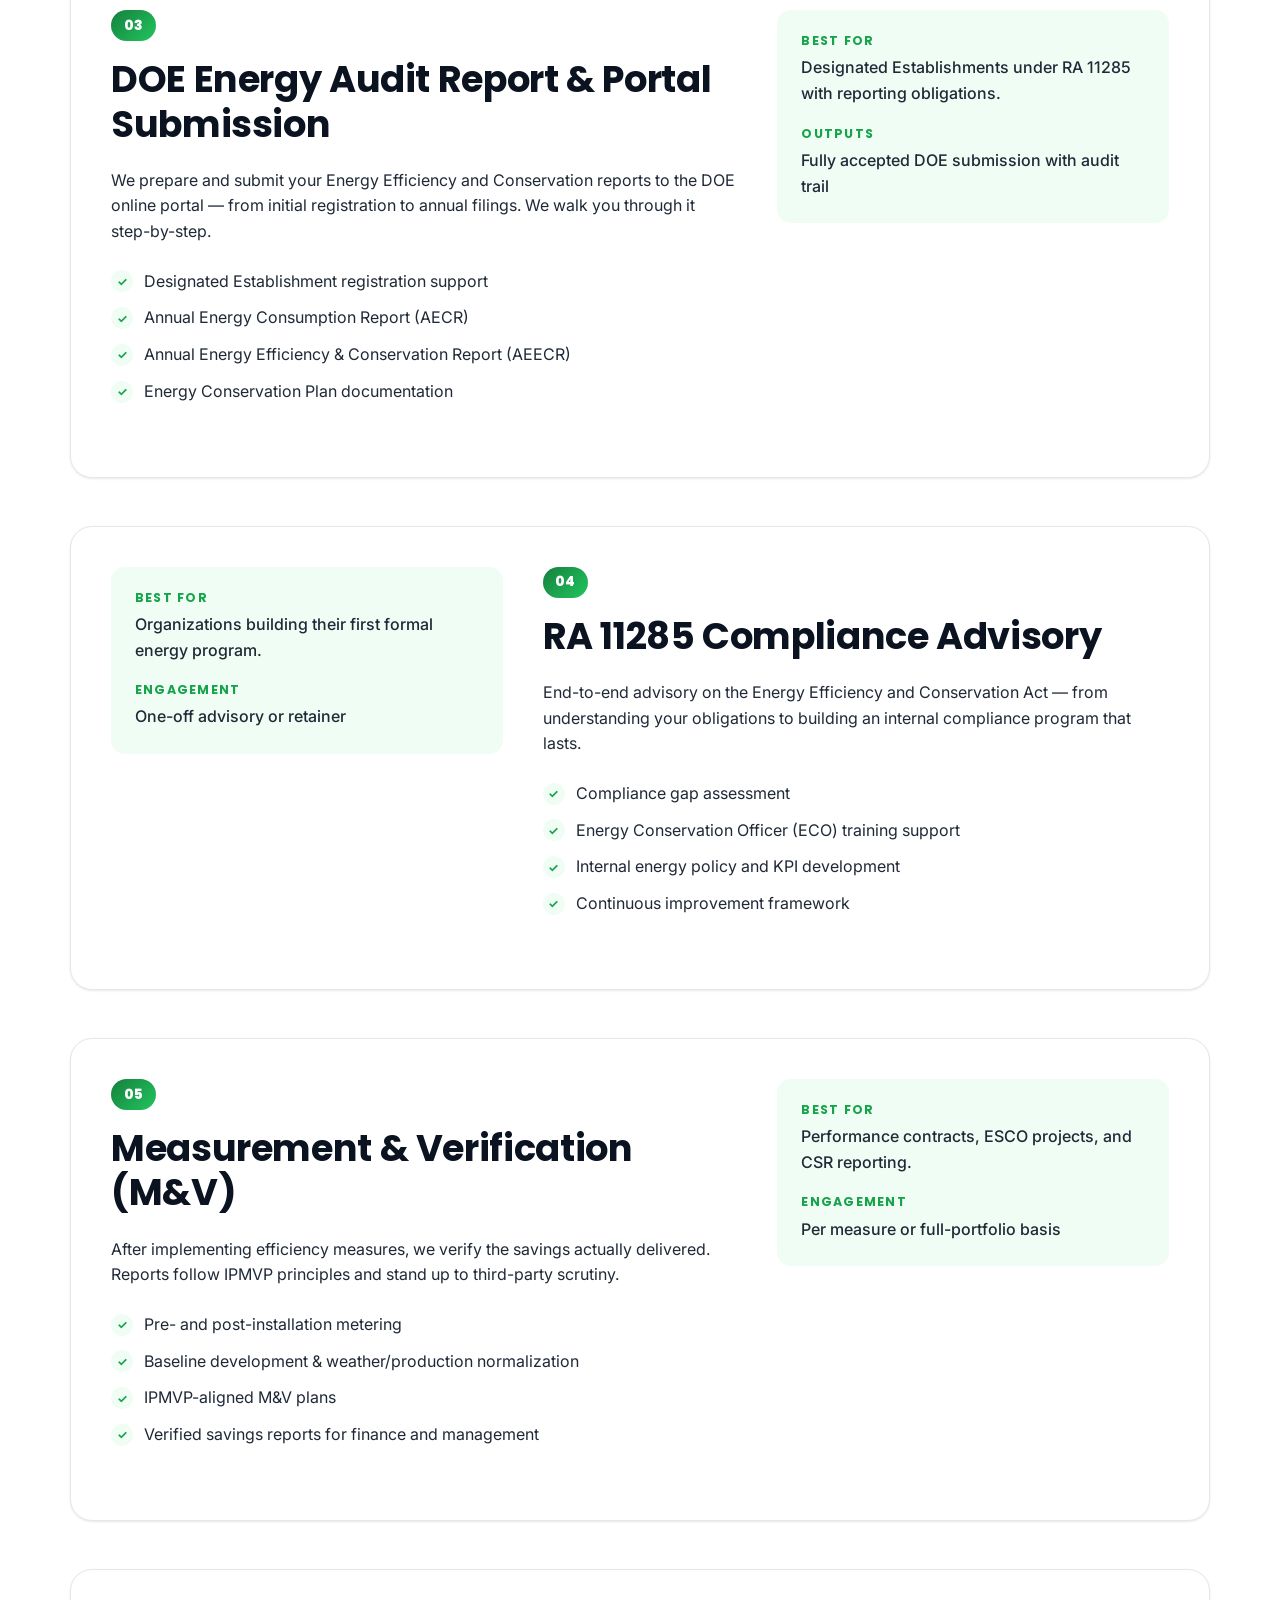
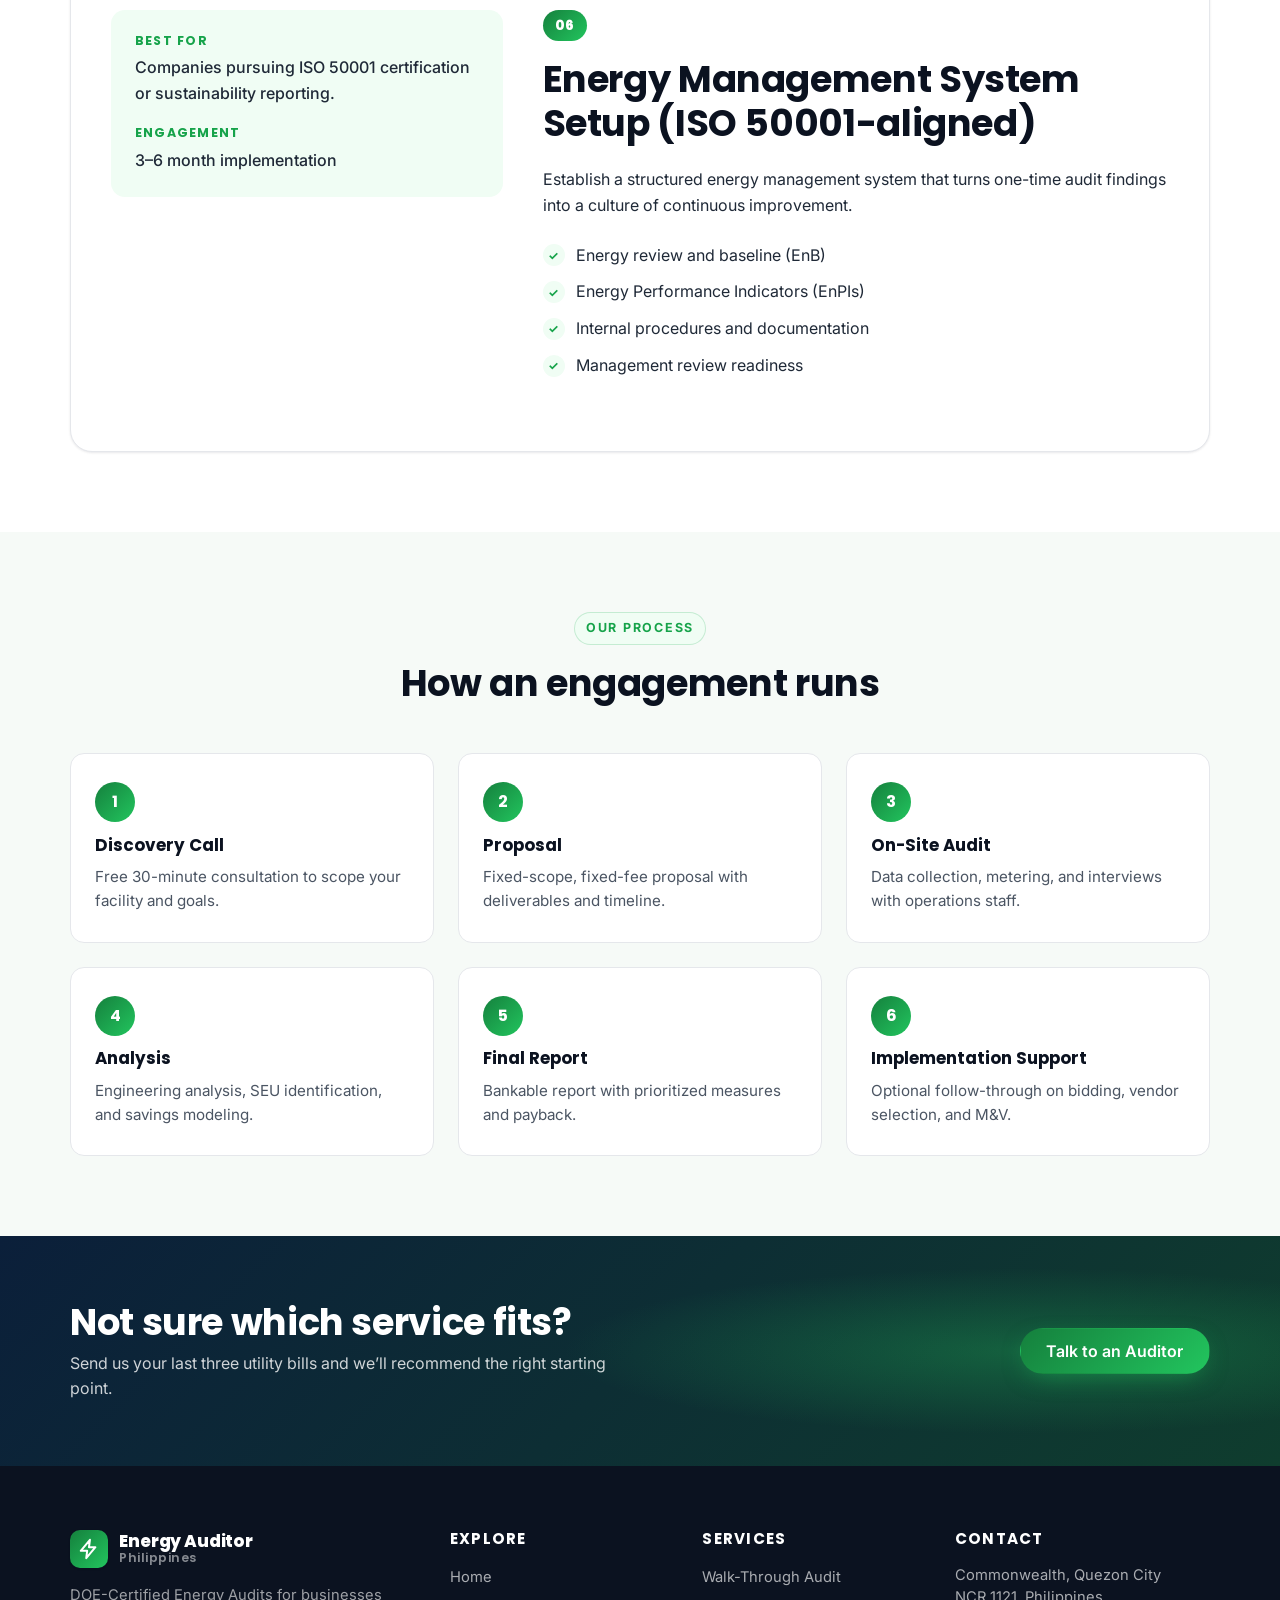
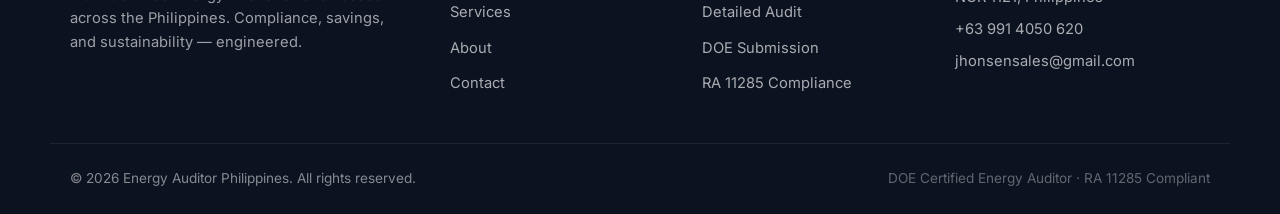
<file: website/services.html>
<!DOCTYPE html>
<html lang="en">
<head>
    <meta charset="UTF-8">
    <meta name="viewport" content="width=device-width, initial-scale=1.0">
    <title>Services | Energy Auditor Philippines</title>
    <meta name="description" content="Comprehensive energy audit services in the Philippines: walk-through audits, detailed audits, DOE portal submission, RA 11285 compliance, and energy management.">
    <link rel="preconnect" href="https://fonts.googleapis.com">
    <link rel="preconnect" href="https://fonts.gstatic.com" crossorigin>
    <link href="https://fonts.googleapis.com/css2?family=Inter:wght@400;500;600;700;800&family=Poppins:wght@600;700;800&display=swap" rel="stylesheet">
    <link rel="stylesheet" href="css/styles.css">
</head>
<body>
    <header class="site-header" id="siteHeader">
        <div class="container header-inner">
            <a href="index.html" class="brand">
                <span class="brand-mark" aria-hidden="true">
                    <svg viewBox="0 0 24 24" fill="none" stroke="currentColor" stroke-width="2.2" stroke-linecap="round" stroke-linejoin="round"><path d="M13 2L3 14h7l-1 8 10-12h-7l1-8z"/></svg>
                </span>
                <span class="brand-text">
                    <strong>Energy Auditor</strong>
                    <em>Philippines</em>
                </span>
            </a>
            <nav class="nav" id="primaryNav" aria-label="Primary">
                <a href="index.html" class="nav-link">Home</a>
                <a href="services.html" class="nav-link active">Services</a>
                <a href="about.html" class="nav-link">About</a>
                <a href="contact.html" class="nav-link">Contact</a>
                <a href="contact.html" class="btn btn-primary nav-cta">Request a Quote</a>
            </nav>
            <button class="nav-toggle" id="navToggle" aria-label="Toggle navigation" aria-expanded="false" aria-controls="primaryNav">
                <span></span><span></span><span></span>
            </button>
        </div>
    </header>

    <main>
        <section class="page-hero">
            <div class="container">
                <span class="eyebrow">Our Services</span>
                <h1>Energy audits engineered for results</h1>
                <p class="page-lead">From rapid walk-throughs to investment-grade detailed audits, every engagement is structured around your facility&rsquo;s operational and compliance goals.</p>
            </div>
        </section>

        <section class="section">
            <div class="container">
                <div class="service-list">

                    <article class="service-block">
                        <div class="service-text">
                            <span class="badge">01</span>
                            <h2>Walk-Through Energy Audit</h2>
                            <p>A focused on-site survey to identify obvious energy losses, behavioral issues, and quick-win opportunities. Ideal for facilities at the start of their efficiency journey or preparing for a detailed audit.</p>
                            <ul class="check-list">
                                <li><span class="check" aria-hidden="true">&#10003;</span> Visual inspection of major energy systems</li>
                                <li><span class="check" aria-hidden="true">&#10003;</span> Review of 12 months of utility billing data</li>
                                <li><span class="check" aria-hidden="true">&#10003;</span> Top-10 opportunity list with rough savings estimates</li>
                                <li><span class="check" aria-hidden="true">&#10003;</span> Roadmap for next-step actions</li>
                            </ul>
                        </div>
                        <div class="service-side">
                            <h4>Best for</h4>
                            <p>Small to mid-sized facilities, first-time clients, and pre-audit scoping.</p>
                            <h4>Typical duration</h4>
                            <p>1&ndash;3 days on-site</p>
                        </div>
                    </article>

                    <article class="service-block reverse">
                        <div class="service-text">
                            <span class="badge">02</span>
                            <h2>Detailed (Investment-Grade) Energy Audit</h2>
                            <p>Comprehensive measurement, analysis, and engineering economic evaluation of every Significant Energy Use (SEU). Outputs a bankable report your finance team can act on.</p>
                            <ul class="check-list">
                                <li><span class="check" aria-hidden="true">&#10003;</span> Power, thermal, and compressed-air metering</li>
                                <li><span class="check" aria-hidden="true">&#10003;</span> Load profiles and equipment benchmarking</li>
                                <li><span class="check" aria-hidden="true">&#10003;</span> Energy and mass balances for major systems</li>
                                <li><span class="check" aria-hidden="true">&#10003;</span> Engineering calculations with payback &amp; IRR per measure</li>
                            </ul>
                        </div>
                        <div class="service-side">
                            <h4>Best for</h4>
                            <p>Manufacturing plants, hospitals, hotels, and large commercial properties.</p>
                            <h4>Typical duration</h4>
                            <p>3&ndash;8 weeks end-to-end</p>
                        </div>
                    </article>

                    <article class="service-block">
                        <div class="service-text">
                            <span class="badge">03</span>
                            <h2>DOE Energy Audit Report &amp; Portal Submission</h2>
                            <p>We prepare and submit your Energy Efficiency and Conservation reports to the DOE online portal &mdash; from initial registration to annual filings. We walk you through it step-by-step.</p>
                            <ul class="check-list">
                                <li><span class="check" aria-hidden="true">&#10003;</span> Designated Establishment registration support</li>
                                <li><span class="check" aria-hidden="true">&#10003;</span> Annual Energy Consumption Report (AECR)</li>
                                <li><span class="check" aria-hidden="true">&#10003;</span> Annual Energy Efficiency &amp; Conservation Report (AEECR)</li>
                                <li><span class="check" aria-hidden="true">&#10003;</span> Energy Conservation Plan documentation</li>
                            </ul>
                        </div>
                        <div class="service-side">
                            <h4>Best for</h4>
                            <p>Designated Establishments under RA 11285 with reporting obligations.</p>
                            <h4>Outputs</h4>
                            <p>Fully accepted DOE submission with audit trail</p>
                        </div>
                    </article>

                    <article class="service-block reverse">
                        <div class="service-text">
                            <span class="badge">04</span>
                            <h2>RA 11285 Compliance Advisory</h2>
                            <p>End-to-end advisory on the Energy Efficiency and Conservation Act &mdash; from understanding your obligations to building an internal compliance program that lasts.</p>
                            <ul class="check-list">
                                <li><span class="check" aria-hidden="true">&#10003;</span> Compliance gap assessment</li>
                                <li><span class="check" aria-hidden="true">&#10003;</span> Energy Conservation Officer (ECO) training support</li>
                                <li><span class="check" aria-hidden="true">&#10003;</span> Internal energy policy and KPI development</li>
                                <li><span class="check" aria-hidden="true">&#10003;</span> Continuous improvement framework</li>
                            </ul>
                        </div>
                        <div class="service-side">
                            <h4>Best for</h4>
                            <p>Organizations building their first formal energy program.</p>
                            <h4>Engagement</h4>
                            <p>One-off advisory or retainer</p>
                        </div>
                    </article>

                    <article class="service-block">
                        <div class="service-text">
                            <span class="badge">05</span>
                            <h2>Measurement &amp; Verification (M&amp;V)</h2>
                            <p>After implementing efficiency measures, we verify the savings actually delivered. Reports follow IPMVP principles and stand up to third-party scrutiny.</p>
                            <ul class="check-list">
                                <li><span class="check" aria-hidden="true">&#10003;</span> Pre- and post-installation metering</li>
                                <li><span class="check" aria-hidden="true">&#10003;</span> Baseline development &amp; weather/production normalization</li>
                                <li><span class="check" aria-hidden="true">&#10003;</span> IPMVP-aligned M&amp;V plans</li>
                                <li><span class="check" aria-hidden="true">&#10003;</span> Verified savings reports for finance and management</li>
                            </ul>
                        </div>
                        <div class="service-side">
                            <h4>Best for</h4>
                            <p>Performance contracts, ESCO projects, and CSR reporting.</p>
                            <h4>Engagement</h4>
                            <p>Per measure or full-portfolio basis</p>
                        </div>
                    </article>

                    <article class="service-block reverse">
                        <div class="service-text">
                            <span class="badge">06</span>
                            <h2>Energy Management System Setup (ISO 50001-aligned)</h2>
                            <p>Establish a structured energy management system that turns one-time audit findings into a culture of continuous improvement.</p>
                            <ul class="check-list">
                                <li><span class="check" aria-hidden="true">&#10003;</span> Energy review and baseline (EnB)</li>
                                <li><span class="check" aria-hidden="true">&#10003;</span> Energy Performance Indicators (EnPIs)</li>
                                <li><span class="check" aria-hidden="true">&#10003;</span> Internal procedures and documentation</li>
                                <li><span class="check" aria-hidden="true">&#10003;</span> Management review readiness</li>
                            </ul>
                        </div>
                        <div class="service-side">
                            <h4>Best for</h4>
                            <p>Companies pursuing ISO 50001 certification or sustainability reporting.</p>
                            <h4>Engagement</h4>
                            <p>3&ndash;6 month implementation</p>
                        </div>
                    </article>

                </div>
            </div>
        </section>

        <section class="section section-alt">
            <div class="container">
                <div class="section-head center">
                    <span class="eyebrow">Our Process</span>
                    <h2>How an engagement runs</h2>
                </div>
                <ol class="process-steps">
                    <li>
                        <span class="step-num">1</span>
                        <h4>Discovery Call</h4>
                        <p>Free 30-minute consultation to scope your facility and goals.</p>
                    </li>
                    <li>
                        <span class="step-num">2</span>
                        <h4>Proposal</h4>
                        <p>Fixed-scope, fixed-fee proposal with deliverables and timeline.</p>
                    </li>
                    <li>
                        <span class="step-num">3</span>
                        <h4>On-Site Audit</h4>
                        <p>Data collection, metering, and interviews with operations staff.</p>
                    </li>
                    <li>
                        <span class="step-num">4</span>
                        <h4>Analysis</h4>
                        <p>Engineering analysis, SEU identification, and savings modeling.</p>
                    </li>
                    <li>
                        <span class="step-num">5</span>
                        <h4>Final Report</h4>
                        <p>Bankable report with prioritized measures and payback.</p>
                    </li>
                    <li>
                        <span class="step-num">6</span>
                        <h4>Implementation Support</h4>
                        <p>Optional follow-through on bidding, vendor selection, and M&amp;V.</p>
                    </li>
                </ol>
            </div>
        </section>

        <section class="cta-band">
            <div class="container cta-inner">
                <div>
                    <h2>Not sure which service fits?</h2>
                    <p>Send us your last three utility bills and we&rsquo;ll recommend the right starting point.</p>
                </div>
                <a href="contact.html" class="btn btn-primary btn-lg">Talk to an Auditor</a>
            </div>
        </section>
    </main>

    <footer class="site-footer">
        <div class="container footer-grid">
            <div class="footer-brand">
                <div class="brand brand-footer">
                    <span class="brand-mark" aria-hidden="true">
                        <svg viewBox="0 0 24 24" fill="none" stroke="currentColor" stroke-width="2.2" stroke-linecap="round" stroke-linejoin="round"><path d="M13 2L3 14h7l-1 8 10-12h-7l1-8z"/></svg>
                    </span>
                    <span class="brand-text">
                        <strong>Energy Auditor</strong>
                        <em>Philippines</em>
                    </span>
                </div>
                <p>DOE-Certified Energy Audits for businesses across the Philippines. Compliance, savings, and sustainability &mdash; engineered.</p>
            </div>
            <div>
                <h5>Explore</h5>
                <ul class="footer-links">
                    <li><a href="index.html">Home</a></li>
                    <li><a href="services.html">Services</a></li>
                    <li><a href="about.html">About</a></li>
                    <li><a href="contact.html">Contact</a></li>
                </ul>
            </div>
            <div>
                <h5>Services</h5>
                <ul class="footer-links">
                    <li><a href="services.html">Walk-Through Audit</a></li>
                    <li><a href="services.html">Detailed Audit</a></li>
                    <li><a href="services.html">DOE Submission</a></li>
                    <li><a href="services.html">RA 11285 Compliance</a></li>
                </ul>
            </div>
            <div>
                <h5>Contact</h5>
                <ul class="footer-links contact-list">
                    <li>Commonwealth, Quezon City<br>NCR 1121, Philippines</li>
                    <li><a href="tel:+639914050620">+63 991 4050 620</a></li>
                    <li><a href="mailto:jhonsensales@gmail.com">jhonsensales@gmail.com</a></li>
                </ul>
            </div>
        </div>
        <div class="footer-bottom container">
            <p>&copy; <span id="year"></span> Energy Auditor Philippines. All rights reserved.</p>
            <p class="muted">DOE Certified Energy Auditor &middot; RA 11285 Compliant</p>
        </div>
    </footer>

    <script src="js/main.js"></script>
</body>
</html>
</file>
<file: website/css/styles.css>
/* =========================================================
   Energy Auditor Philippines — Stylesheet
   Modern, professional, mobile-first.
   ========================================================= */

:root {
    --green-900: #0f3d2e;
    --green-700: #16a34a;
    --green-600: #15803d;
    --green-500: #22c55e;
    --green-50:  #f0fdf4;
    --blue-900:  #0b1f3a;
    --blue-700:  #1e3a8a;
    --blue-500:  #2563eb;
    --accent:    #facc15;
    --ink-900:   #0b1220;
    --ink-700:   #1f2937;
    --ink-500:   #4b5563;
    --ink-400:   #6b7280;
    --ink-300:   #9ca3af;
    --ink-200:   #e5e7eb;
    --ink-100:   #f3f4f6;
    --ink-50:    #f9fafb;
    --white:     #ffffff;
    --bg:        #ffffff;
    --bg-alt:    #f6faf7;
    --radius-sm: 8px;
    --radius:    14px;
    --radius-lg: 22px;
    --shadow-sm: 0 1px 3px rgba(15, 23, 42, 0.06), 0 1px 2px rgba(15, 23, 42, 0.04);
    --shadow:    0 10px 25px -10px rgba(15, 23, 42, 0.18), 0 4px 10px -4px rgba(15, 23, 42, 0.08);
    --shadow-lg: 0 25px 50px -12px rgba(15, 23, 42, 0.25);
    --container:  1180px;
    --transition: 200ms ease;
}

* {
    box-sizing: border-box;
}

html {
    scroll-behavior: smooth;
}

body {
    margin: 0;
    font-family: 'Inter', system-ui, -apple-system, Segoe UI, Roboto, sans-serif;
    color: var(--ink-700);
    background: var(--bg);
    line-height: 1.6;
    -webkit-font-smoothing: antialiased;
    -moz-osx-font-smoothing: grayscale;
}

img {
    max-width: 100%;
    display: block;
}

a {
    color: var(--green-600);
    text-decoration: none;
    transition: color var(--transition);
}

a:hover {
    color: var(--green-700);
}

h1, h2, h3, h4, h5 {
    font-family: 'Poppins', 'Inter', sans-serif;
    color: var(--ink-900);
    line-height: 1.2;
    margin: 0 0 0.6em;
    font-weight: 700;
}

h1 { font-size: clamp(2rem, 4.5vw, 3.4rem); letter-spacing: -0.02em; }
h2 { font-size: clamp(1.6rem, 3vw, 2.3rem); letter-spacing: -0.01em; }
h3 { font-size: 1.25rem; }
h4 { font-size: 1.05rem; }
h5 { font-size: 0.95rem; text-transform: uppercase; letter-spacing: 0.08em; }

p { margin: 0 0 1em; }

.container {
    width: 100%;
    max-width: var(--container);
    margin: 0 auto;
    padding: 0 1.25rem;
}

/* =========================================================
   Header / Navigation
   ========================================================= */
.site-header {
    position: sticky;
    top: 0;
    z-index: 50;
    background: rgba(255, 255, 255, 0.92);
    backdrop-filter: saturate(160%) blur(12px);
    border-bottom: 1px solid var(--ink-200);
    transition: box-shadow var(--transition);
}

.site-header.scrolled {
    box-shadow: var(--shadow-sm);
}

.header-inner {
    display: flex;
    align-items: center;
    justify-content: space-between;
    height: 72px;
    gap: 1rem;
}

.brand {
    display: inline-flex;
    align-items: center;
    gap: 0.7rem;
    color: var(--ink-900);
    font-family: 'Poppins', sans-serif;
}

.brand:hover { color: var(--green-700); }

.brand-mark {
    width: 38px;
    height: 38px;
    display: inline-grid;
    place-items: center;
    background: linear-gradient(135deg, var(--green-600), var(--green-500));
    color: #fff;
    border-radius: 10px;
    box-shadow: var(--shadow-sm);
}
.brand-mark svg { width: 22px; height: 22px; }

.brand-text {
    display: flex;
    flex-direction: column;
    line-height: 1;
}
.brand-text strong {
    font-weight: 800;
    font-size: 1.05rem;
    letter-spacing: -0.01em;
}
.brand-text em {
    font-style: normal;
    font-size: 0.78rem;
    color: var(--ink-500);
    font-weight: 600;
    letter-spacing: 0.04em;
    margin-top: 2px;
}

.nav {
    display: flex;
    align-items: center;
    gap: 0.4rem;
}

.nav-link {
    padding: 0.55rem 0.9rem;
    color: var(--ink-700);
    font-weight: 500;
    border-radius: 8px;
    transition: color var(--transition), background var(--transition);
}

.nav-link:hover {
    color: var(--green-700);
    background: var(--green-50);
}

.nav-link.active {
    color: var(--green-700);
    background: var(--green-50);
}

.nav-cta { margin-left: 0.6rem; }

.nav-toggle {
    display: none;
    background: transparent;
    border: 1px solid var(--ink-200);
    border-radius: 10px;
    width: 42px;
    height: 42px;
    padding: 0;
    cursor: pointer;
    flex-direction: column;
    align-items: center;
    justify-content: center;
    gap: 5px;
}
.nav-toggle span {
    width: 20px;
    height: 2px;
    background: var(--ink-700);
    border-radius: 2px;
    transition: transform var(--transition), opacity var(--transition);
}
.nav-toggle[aria-expanded="true"] span:nth-child(1) { transform: translateY(7px) rotate(45deg); }
.nav-toggle[aria-expanded="true"] span:nth-child(2) { opacity: 0; }
.nav-toggle[aria-expanded="true"] span:nth-child(3) { transform: translateY(-7px) rotate(-45deg); }

/* =========================================================
   Buttons
   ========================================================= */
.btn {
    display: inline-flex;
    align-items: center;
    justify-content: center;
    gap: 0.5rem;
    padding: 0.7rem 1.2rem;
    border-radius: 999px;
    font-weight: 600;
    font-size: 0.95rem;
    cursor: pointer;
    border: 1.5px solid transparent;
    transition: transform var(--transition), box-shadow var(--transition), background var(--transition), color var(--transition);
    text-align: center;
    line-height: 1;
}

.btn-lg { padding: 0.9rem 1.6rem; font-size: 1rem; }
.btn-block { width: 100%; }

.btn-primary {
    background: linear-gradient(135deg, var(--green-600), var(--green-500));
    color: #fff;
    box-shadow: 0 8px 24px -8px rgba(34, 197, 94, 0.5);
}
.btn-primary:hover {
    color: #fff;
    transform: translateY(-2px);
    box-shadow: 0 12px 28px -8px rgba(34, 197, 94, 0.55);
}

.btn-outline {
    background: transparent;
    color: var(--green-700);
    border-color: var(--green-600);
}
.btn-outline:hover {
    background: var(--green-50);
    color: var(--green-700);
}

.btn-ghost {
    background: rgba(255, 255, 255, 0.1);
    color: #fff;
    border-color: rgba(255, 255, 255, 0.4);
}
.btn-ghost:hover {
    background: rgba(255, 255, 255, 0.18);
    color: #fff;
}

/* =========================================================
   Hero (home page)
   ========================================================= */
.hero {
    position: relative;
    color: #fff;
    overflow: hidden;
    isolation: isolate;
}

.hero-bg {
    position: absolute;
    inset: 0;
    z-index: -1;
    background:
        radial-gradient(60% 60% at 80% 10%, rgba(34,197,94,0.35) 0%, transparent 60%),
        radial-gradient(50% 50% at 10% 90%, rgba(37,99,235,0.35) 0%, transparent 60%),
        linear-gradient(135deg, #0b1f3a 0%, #0f3d2e 100%);
}
.hero-bg::before {
    content: "";
    position: absolute;
    inset: 0;
    background-image:
        linear-gradient(rgba(255,255,255,0.04) 1px, transparent 1px),
        linear-gradient(90deg, rgba(255,255,255,0.04) 1px, transparent 1px);
    background-size: 36px 36px;
    mask-image: radial-gradient(70% 60% at 50% 40%, #000 30%, transparent 100%);
}

.hero-inner {
    display: grid;
    grid-template-columns: 1.2fr 1fr;
    gap: 3rem;
    align-items: center;
    padding: 6rem 1.25rem 5rem;
}

.hero-copy { max-width: 640px; }
.hero h1 { color: #fff; margin-bottom: 1.2rem; }
.text-accent {
    background: linear-gradient(135deg, #facc15, #22c55e);
    -webkit-background-clip: text;
    background-clip: text;
    color: transparent;
}

.eyebrow {
    display: inline-block;
    text-transform: uppercase;
    font-size: 0.78rem;
    letter-spacing: 0.14em;
    font-weight: 700;
    color: var(--green-500);
    margin-bottom: 1rem;
    padding: 0.35rem 0.7rem;
    background: rgba(34,197,94,0.12);
    border: 1px solid rgba(34,197,94,0.35);
    border-radius: 999px;
}

.section .eyebrow,
.section-head .eyebrow {
    color: var(--green-700);
    background: var(--green-50);
    border-color: rgba(22,163,74,0.2);
}

.page-hero .eyebrow {
    color: var(--green-700);
    background: rgba(255,255,255,0.12);
    border-color: rgba(34,197,94,0.4);
}

.hero-lead {
    font-size: 1.15rem;
    color: rgba(255,255,255,0.85);
    margin-bottom: 2rem;
    max-width: 580px;
}

.hero-actions {
    display: flex;
    flex-wrap: wrap;
    gap: 0.8rem;
    margin-bottom: 2rem;
}

.hero-points {
    list-style: none;
    padding: 0;
    margin: 0;
    display: grid;
    gap: 0.5rem;
}
.hero-points li {
    color: rgba(255,255,255,0.9);
    display: flex;
    align-items: center;
    gap: 0.6rem;
    font-size: 0.96rem;
}
.check {
    display: inline-grid;
    place-items: center;
    width: 22px;
    height: 22px;
    border-radius: 999px;
    background: rgba(34,197,94,0.2);
    color: var(--green-500);
    font-weight: 700;
    font-size: 0.75rem;
    flex-shrink: 0;
}

.hero-card {
    background: rgba(255,255,255,0.08);
    backdrop-filter: blur(10px);
    border: 1px solid rgba(255,255,255,0.18);
    border-radius: var(--radius-lg);
    padding: 1.8rem;
    box-shadow: var(--shadow-lg);
}
.stat-row {
    display: grid;
    grid-template-columns: 1fr 1fr;
    gap: 1rem;
}
.stat-row + .stat-row { margin-top: 1rem; }
.stat {
    background: rgba(255,255,255,0.06);
    border: 1px solid rgba(255,255,255,0.12);
    border-radius: var(--radius);
    padding: 1.25rem;
    text-align: center;
}
.stat-number {
    display: block;
    font-family: 'Poppins', sans-serif;
    font-size: 2.2rem;
    font-weight: 800;
    color: #fff;
    letter-spacing: -0.02em;
    line-height: 1.05;
}
.stat-number small { font-size: 1.2rem; color: var(--green-500); }
.stat-label {
    display: block;
    font-size: 0.82rem;
    color: rgba(255,255,255,0.7);
    margin-top: 0.4rem;
}

/* =========================================================
   Page Hero (interior pages)
   ========================================================= */
.page-hero {
    background:
        radial-gradient(60% 60% at 80% 10%, rgba(34,197,94,0.18) 0%, transparent 60%),
        radial-gradient(50% 50% at 10% 90%, rgba(37,99,235,0.18) 0%, transparent 60%),
        linear-gradient(135deg, #0b1f3a 0%, #0f3d2e 100%);
    color: #fff;
    padding: 5rem 0 4rem;
    text-align: left;
}
.page-hero h1 { color: #fff; }
.page-lead {
    font-size: 1.1rem;
    color: rgba(255,255,255,0.85);
    max-width: 720px;
    margin: 0;
}

/* =========================================================
   Sections
   ========================================================= */
.section { padding: 5rem 0; }
.section-alt { background: var(--bg-alt); }

.section-head {
    max-width: 760px;
    margin: 0 auto 3rem;
}
.section-head.center { text-align: center; }
.section-head:not(.center) { margin-left: 0; }
.section-lead {
    font-size: 1.05rem;
    color: var(--ink-500);
}
.section-cta {
    text-align: center;
    margin-top: 3rem;
}

/* =========================================================
   Trust band
   ========================================================= */
.section-trust { padding: 3rem 0; background: var(--ink-50); border-bottom: 1px solid var(--ink-200); }
.trust-lead {
    text-align: center;
    color: var(--ink-500);
    font-size: 0.92rem;
    text-transform: uppercase;
    letter-spacing: 0.1em;
    margin-bottom: 1.5rem;
}
.trust-grid {
    display: grid;
    grid-template-columns: repeat(6, 1fr);
    gap: 1rem;
}
.trust-item {
    text-align: center;
    padding: 0.85rem 0.5rem;
    background: var(--white);
    border: 1px solid var(--ink-200);
    border-radius: var(--radius);
    color: var(--ink-700);
    font-weight: 600;
    font-size: 0.9rem;
}

/* =========================================================
   Cards (services overview)
   ========================================================= */
.cards {
    display: grid;
    grid-template-columns: repeat(3, 1fr);
    gap: 1.5rem;
}
.card {
    background: var(--white);
    border: 1px solid var(--ink-200);
    border-radius: var(--radius);
    padding: 2rem 1.7rem;
    transition: transform var(--transition), box-shadow var(--transition), border-color var(--transition);
}
.card:hover {
    transform: translateY(-4px);
    box-shadow: var(--shadow);
    border-color: var(--green-500);
}
.card-icon {
    width: 52px;
    height: 52px;
    display: grid;
    place-items: center;
    background: var(--green-50);
    color: var(--green-700);
    border-radius: 12px;
    margin-bottom: 1.25rem;
}
.card-icon svg { width: 26px; height: 26px; }
.card h3 { margin-bottom: 0.5rem; }
.card p { color: var(--ink-500); margin: 0; }

/* =========================================================
   Two-column
   ========================================================= */
.two-col {
    display: grid;
    grid-template-columns: 1fr 1fr;
    gap: 4rem;
    align-items: center;
}
.two-col-text h2 { margin-bottom: 1rem; }

.check-list {
    list-style: none;
    padding: 0;
    margin: 1.5rem 0 2rem;
    display: grid;
    gap: 0.7rem;
}
.check-list li {
    display: flex;
    align-items: center;
    gap: 0.7rem;
    color: var(--ink-700);
}
.check-list .check {
    background: var(--green-50);
    color: var(--green-700);
}

.visual-grid {
    display: grid;
    grid-template-columns: 1fr 1fr;
    gap: 1rem;
}
.visual-tile {
    background: var(--white);
    border: 1px solid var(--ink-200);
    border-radius: var(--radius);
    padding: 1.5rem;
    box-shadow: var(--shadow-sm);
}
.tile-2, .tile-3 { transform: translateY(20px); }
.tile-number {
    display: inline-block;
    font-family: 'Poppins', sans-serif;
    font-weight: 800;
    font-size: 0.9rem;
    color: var(--green-600);
    background: var(--green-50);
    padding: 0.25rem 0.6rem;
    border-radius: 999px;
    margin-bottom: 0.7rem;
}
.visual-tile h4 { margin-bottom: 0.3rem; }
.visual-tile p { color: var(--ink-500); margin: 0; font-size: 0.92rem; }

/* =========================================================
   Industries grid
   ========================================================= */
.industry-grid {
    display: grid;
    grid-template-columns: repeat(3, 1fr);
    gap: 1.25rem;
}
.industry {
    background: var(--white);
    border: 1px solid var(--ink-200);
    border-left: 4px solid var(--green-500);
    border-radius: var(--radius);
    padding: 1.5rem;
    transition: transform var(--transition), box-shadow var(--transition);
}
.industry:hover {
    transform: translateY(-3px);
    box-shadow: var(--shadow);
}
.industry h4 { margin-bottom: 0.4rem; }
.industry p { color: var(--ink-500); margin: 0; font-size: 0.95rem; }

/* =========================================================
   Testimonials
   ========================================================= */
.testimonials {
    display: grid;
    grid-template-columns: repeat(3, 1fr);
    gap: 1.5rem;
}
.quote {
    background: var(--white);
    border: 1px solid var(--ink-200);
    border-radius: var(--radius);
    padding: 1.75rem;
    margin: 0;
    position: relative;
}
.quote::before {
    content: """;
    position: absolute;
    top: -10px;
    left: 20px;
    font-family: 'Poppins', serif;
    font-size: 4rem;
    color: var(--green-500);
    line-height: 1;
}
.quote p { color: var(--ink-700); font-style: italic; margin-bottom: 0.8rem; }
.quote footer { color: var(--ink-500); font-size: 0.9rem; font-weight: 600; }

/* =========================================================
   CTA Band
   ========================================================= */
.cta-band {
    background:
        radial-gradient(60% 60% at 80% 50%, rgba(34,197,94,0.3) 0%, transparent 60%),
        linear-gradient(135deg, #0b1f3a 0%, #0f3d2e 100%);
    color: #fff;
    padding: 4rem 0;
}
.cta-inner {
    display: flex;
    align-items: center;
    justify-content: space-between;
    gap: 2rem;
    flex-wrap: wrap;
}
.cta-band h2 { color: #fff; margin-bottom: 0.4rem; }
.cta-band p { color: rgba(255,255,255,0.8); margin: 0; max-width: 540px; }

/* =========================================================
   Service detail page
   ========================================================= */
.service-list {
    display: grid;
    gap: 3rem;
}
.service-block {
    display: grid;
    grid-template-columns: 1.6fr 1fr;
    gap: 2.5rem;
    align-items: start;
    background: var(--white);
    border: 1px solid var(--ink-200);
    border-radius: var(--radius-lg);
    padding: 2.5rem;
    box-shadow: var(--shadow-sm);
}
.service-block.reverse { grid-template-columns: 1fr 1.6fr; }
.service-block.reverse .service-text { order: 2; }
.service-block.reverse .service-side { order: 1; }
.badge {
    display: inline-block;
    font-family: 'Poppins', sans-serif;
    font-weight: 800;
    font-size: 0.85rem;
    color: var(--white);
    background: linear-gradient(135deg, var(--green-600), var(--green-500));
    padding: 0.3rem 0.8rem;
    border-radius: 999px;
    margin-bottom: 1rem;
}
.service-side {
    background: var(--green-50);
    border-radius: var(--radius);
    padding: 1.5rem;
}
.service-side h4 {
    color: var(--green-700);
    text-transform: uppercase;
    font-size: 0.78rem;
    letter-spacing: 0.1em;
    margin-bottom: 0.4rem;
}
.service-side h4:not(:first-child) { margin-top: 1.25rem; }
.service-side p { color: var(--ink-700); margin: 0; font-weight: 500; }

/* =========================================================
   Process Steps
   ========================================================= */
.process-steps {
    list-style: none;
    padding: 0;
    margin: 0;
    display: grid;
    grid-template-columns: repeat(3, 1fr);
    gap: 1.5rem;
    counter-reset: step;
}
.process-steps li {
    background: var(--white);
    border: 1px solid var(--ink-200);
    border-radius: var(--radius);
    padding: 1.75rem 1.5rem;
    position: relative;
    transition: transform var(--transition), box-shadow var(--transition);
}
.process-steps li:hover {
    transform: translateY(-3px);
    box-shadow: var(--shadow);
}
.step-num {
    display: inline-grid;
    place-items: center;
    width: 40px;
    height: 40px;
    border-radius: 999px;
    background: linear-gradient(135deg, var(--green-600), var(--green-500));
    color: #fff;
    font-family: 'Poppins', sans-serif;
    font-weight: 700;
    font-size: 1rem;
    margin-bottom: 0.8rem;
}
.process-steps p { color: var(--ink-500); margin: 0; font-size: 0.95rem; }

/* =========================================================
   About page
   ========================================================= */
.credentials {
    display: grid;
    gap: 1rem;
}
.cred {
    display: flex;
    gap: 1rem;
    background: var(--white);
    border: 1px solid var(--ink-200);
    border-radius: var(--radius);
    padding: 1.25rem 1.5rem;
    align-items: flex-start;
    transition: transform var(--transition), box-shadow var(--transition);
}
.cred:hover {
    transform: translateX(4px);
    box-shadow: var(--shadow-sm);
}
.cred-icon {
    width: 42px;
    height: 42px;
    border-radius: 10px;
    background: var(--green-50);
    color: var(--green-700);
    display: grid;
    place-items: center;
    flex-shrink: 0;
}
.cred-icon svg { width: 22px; height: 22px; }
.cred h4 { margin-bottom: 0.2rem; }
.cred p { color: var(--ink-500); margin: 0; font-size: 0.92rem; }

.values {
    display: grid;
    grid-template-columns: repeat(4, 1fr);
    gap: 1.25rem;
}
.value {
    background: var(--white);
    border: 1px solid var(--ink-200);
    border-radius: var(--radius);
    padding: 1.75rem;
    border-top: 4px solid var(--green-500);
    transition: transform var(--transition), box-shadow var(--transition);
}
.value:hover {
    transform: translateY(-3px);
    box-shadow: var(--shadow);
}
.value h4 { margin-bottom: 0.5rem; color: var(--green-700); }
.value p { color: var(--ink-500); margin: 0; font-size: 0.95rem; }

.info-grid {
    display: grid;
    grid-template-columns: repeat(2, 1fr);
    gap: 1.5rem;
}
.info-card {
    background: var(--white);
    border: 1px solid var(--ink-200);
    border-radius: var(--radius);
    padding: 1.75rem;
}
.info-card h4 { color: var(--green-700); margin-bottom: 0.5rem; }
.info-card p { color: var(--ink-500); margin: 0; }

/* =========================================================
   Contact page
   ========================================================= */
.contact-grid {
    display: grid;
    grid-template-columns: 1fr 1.2fr;
    gap: 3rem;
}
.contact-info h2 { margin-bottom: 0.5rem; }
.contact-cards {
    list-style: none;
    padding: 0;
    margin: 2rem 0 0;
    display: grid;
    gap: 1rem;
}
.contact-cards li {
    display: flex;
    gap: 1rem;
    background: var(--white);
    border: 1px solid var(--ink-200);
    border-radius: var(--radius);
    padding: 1.25rem 1.5rem;
    align-items: flex-start;
}
.contact-icon {
    width: 42px;
    height: 42px;
    border-radius: 10px;
    background: var(--green-50);
    color: var(--green-700);
    display: grid;
    place-items: center;
    flex-shrink: 0;
}
.contact-icon svg { width: 22px; height: 22px; }
.contact-cards h4 { margin: 0 0 0.2rem; }
.contact-cards p { color: var(--ink-500); margin: 0; }

.contact-form-wrap {
    background: var(--white);
    border: 1px solid var(--ink-200);
    border-radius: var(--radius-lg);
    padding: 2.25rem;
    box-shadow: var(--shadow);
}
.contact-form h2 { margin-bottom: 1.5rem; }
.field-row {
    display: grid;
    grid-template-columns: 1fr 1fr;
    gap: 1rem;
}
.field { margin-bottom: 1rem; }
.field label {
    display: block;
    font-weight: 600;
    margin-bottom: 0.4rem;
    color: var(--ink-700);
    font-size: 0.9rem;
}
.req { color: var(--green-600); margin-left: 2px; }
.field input,
.field select,
.field textarea {
    width: 100%;
    padding: 0.75rem 0.9rem;
    border: 1.5px solid var(--ink-200);
    border-radius: 10px;
    font-family: inherit;
    font-size: 0.95rem;
    color: var(--ink-900);
    background: var(--white);
    transition: border-color var(--transition), box-shadow var(--transition);
}
.field input:focus,
.field select:focus,
.field textarea:focus {
    outline: none;
    border-color: var(--green-500);
    box-shadow: 0 0 0 3px rgba(34,197,94,0.15);
}
.field textarea { resize: vertical; min-height: 110px; }
.form-note {
    text-align: center;
    margin: 1rem 0 0;
    font-size: 0.92rem;
    color: var(--green-700);
    font-weight: 600;
}

/* =========================================================
   FAQ
   ========================================================= */
.faq {
    max-width: 820px;
    margin: 0 auto;
    display: grid;
    gap: 0.8rem;
}
.faq details {
    background: var(--white);
    border: 1px solid var(--ink-200);
    border-radius: var(--radius);
    padding: 1.1rem 1.4rem;
    transition: box-shadow var(--transition);
}
.faq details[open] { box-shadow: var(--shadow-sm); border-color: var(--green-500); }
.faq summary {
    cursor: pointer;
    font-weight: 600;
    color: var(--ink-900);
    list-style: none;
    position: relative;
    padding-right: 2rem;
}
.faq summary::-webkit-details-marker { display: none; }
.faq summary::after {
    content: "+";
    position: absolute;
    right: 0;
    top: 50%;
    transform: translateY(-50%);
    font-size: 1.5rem;
    color: var(--green-600);
    font-weight: 400;
    transition: transform var(--transition);
}
.faq details[open] summary::after { content: "−"; }
.faq details p {
    margin: 0.7rem 0 0;
    color: var(--ink-500);
}

/* =========================================================
   Footer
   ========================================================= */
.site-footer {
    background: #0b1220;
    color: rgba(255,255,255,0.7);
    padding: 4rem 0 1.5rem;
    margin-top: 0;
}
.footer-grid {
    display: grid;
    grid-template-columns: 1.6fr 1fr 1fr 1.2fr;
    gap: 2.5rem;
}
.footer-brand p { margin-top: 1rem; color: rgba(255,255,255,0.6); font-size: 0.92rem; }
.brand-footer { color: #fff; }
.brand-footer .brand-text strong { color: #fff; }
.brand-footer .brand-text em { color: rgba(255,255,255,0.5); }
.site-footer h5 {
    color: #fff;
    margin-bottom: 1rem;
}
.footer-links {
    list-style: none;
    padding: 0;
    margin: 0;
    display: grid;
    gap: 0.6rem;
}
.footer-links a {
    color: rgba(255,255,255,0.65);
    font-size: 0.92rem;
}
.footer-links a:hover { color: var(--green-500); }
.contact-list li {
    color: rgba(255,255,255,0.65);
    font-size: 0.92rem;
    line-height: 1.5;
}
.footer-bottom {
    margin-top: 3rem;
    padding-top: 1.5rem;
    border-top: 1px solid rgba(255,255,255,0.08);
    display: flex;
    justify-content: space-between;
    flex-wrap: wrap;
    gap: 1rem;
    font-size: 0.85rem;
    color: rgba(255,255,255,0.5);
}
.footer-bottom p { margin: 0; }
.muted { opacity: 0.7; }

/* =========================================================
   Responsive
   ========================================================= */
@media (max-width: 980px) {
    .hero-inner { grid-template-columns: 1fr; padding: 4rem 1.25rem; gap: 2.5rem; }
    .hero-card { max-width: 480px; }
    .two-col { grid-template-columns: 1fr; gap: 2.5rem; }
    .cards { grid-template-columns: repeat(2, 1fr); }
    .industry-grid { grid-template-columns: repeat(2, 1fr); }
    .testimonials { grid-template-columns: 1fr; }
    .trust-grid { grid-template-columns: repeat(3, 1fr); }
    .values { grid-template-columns: repeat(2, 1fr); }
    .info-grid { grid-template-columns: 1fr; }
    .process-steps { grid-template-columns: repeat(2, 1fr); }
    .service-block,
    .service-block.reverse {
        grid-template-columns: 1fr;
        padding: 2rem;
    }
    .service-block.reverse .service-text { order: 1; }
    .service-block.reverse .service-side { order: 2; }
    .contact-grid { grid-template-columns: 1fr; gap: 2.5rem; }
    .footer-grid { grid-template-columns: repeat(2, 1fr); gap: 2rem; }
}

@media (max-width: 720px) {
    .nav-toggle { display: flex; }
    .nav {
        position: absolute;
        top: 72px;
        left: 0;
        right: 0;
        flex-direction: column;
        align-items: stretch;
        background: var(--white);
        border-bottom: 1px solid var(--ink-200);
        padding: 1rem 1.25rem;
        gap: 0.25rem;
        box-shadow: var(--shadow);
        transform: translateY(-110%);
        opacity: 0;
        pointer-events: none;
        transition: transform var(--transition), opacity var(--transition);
    }
    .nav.open {
        transform: translateY(0);
        opacity: 1;
        pointer-events: auto;
    }
    .nav-link { padding: 0.75rem 0.5rem; border-radius: 8px; }
    .nav-cta { margin: 0.5rem 0 0; text-align: center; }

    h1 { font-size: 2rem; }
    h2 { font-size: 1.6rem; }
    .section { padding: 3.5rem 0; }
    .hero-inner { padding: 3.5rem 1.25rem; }
    .stat-row { grid-template-columns: 1fr; }
    .cards { grid-template-columns: 1fr; }
    .industry-grid { grid-template-columns: 1fr; }
    .trust-grid { grid-template-columns: repeat(2, 1fr); }
    .values { grid-template-columns: 1fr; }
    .process-steps { grid-template-columns: 1fr; }
    .visual-grid { grid-template-columns: 1fr; }
    .tile-2, .tile-3 { transform: none; }
    .field-row { grid-template-columns: 1fr; }
    .footer-grid { grid-template-columns: 1fr; gap: 2rem; }
    .footer-bottom { justify-content: center; text-align: center; }
    .cta-inner { flex-direction: column; align-items: flex-start; }
}
</file>
